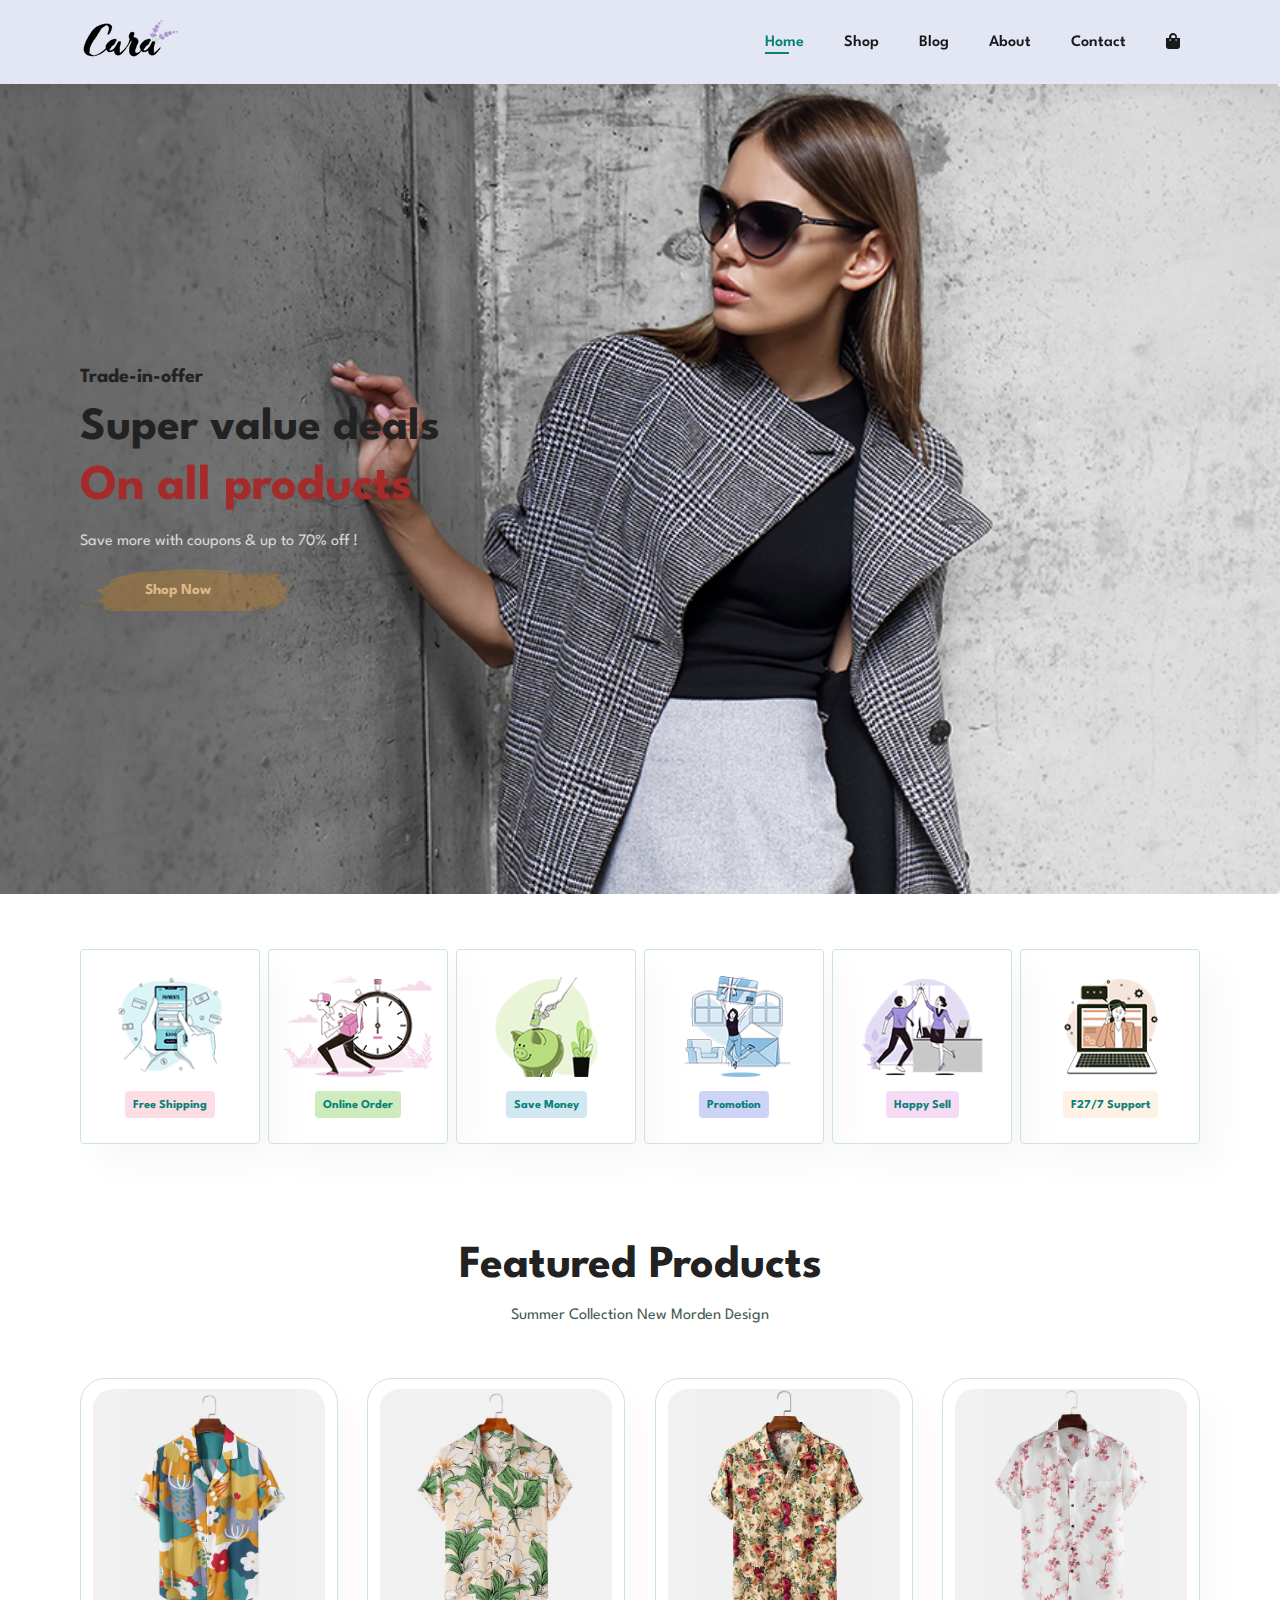
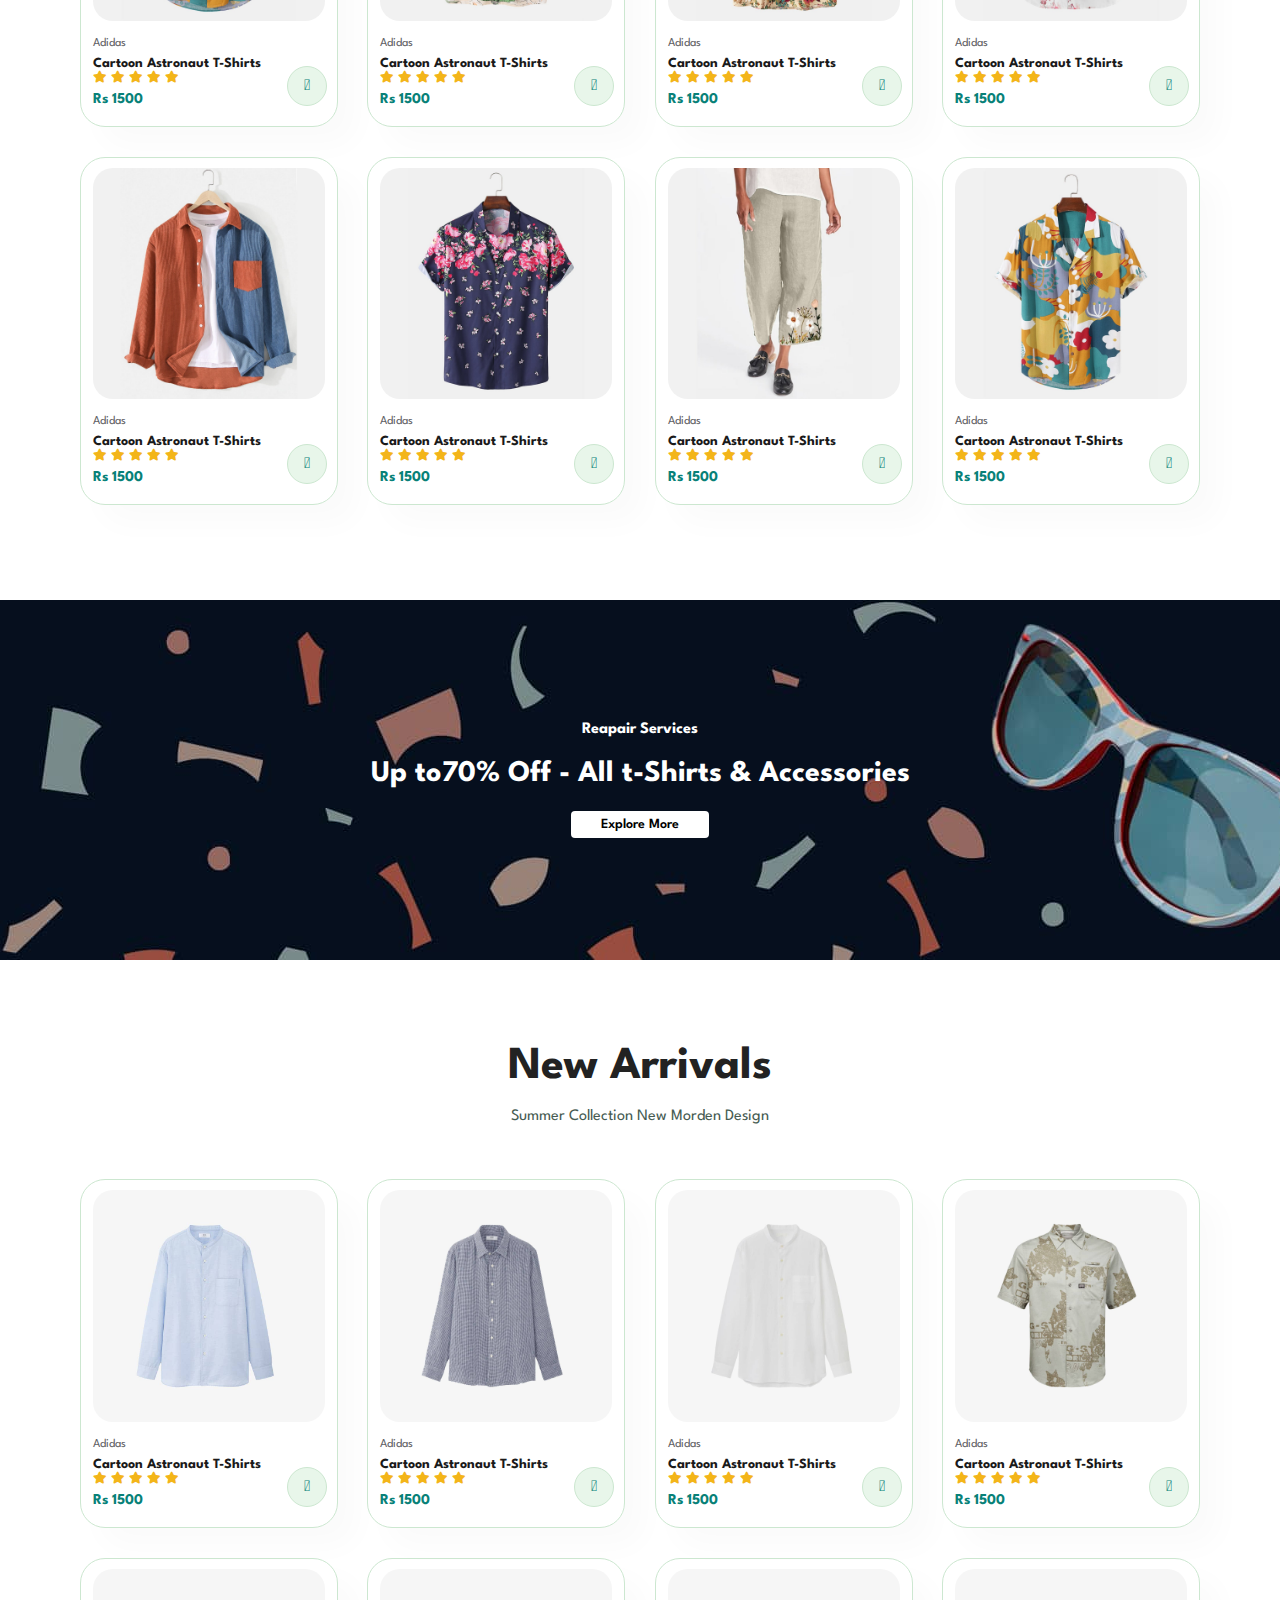
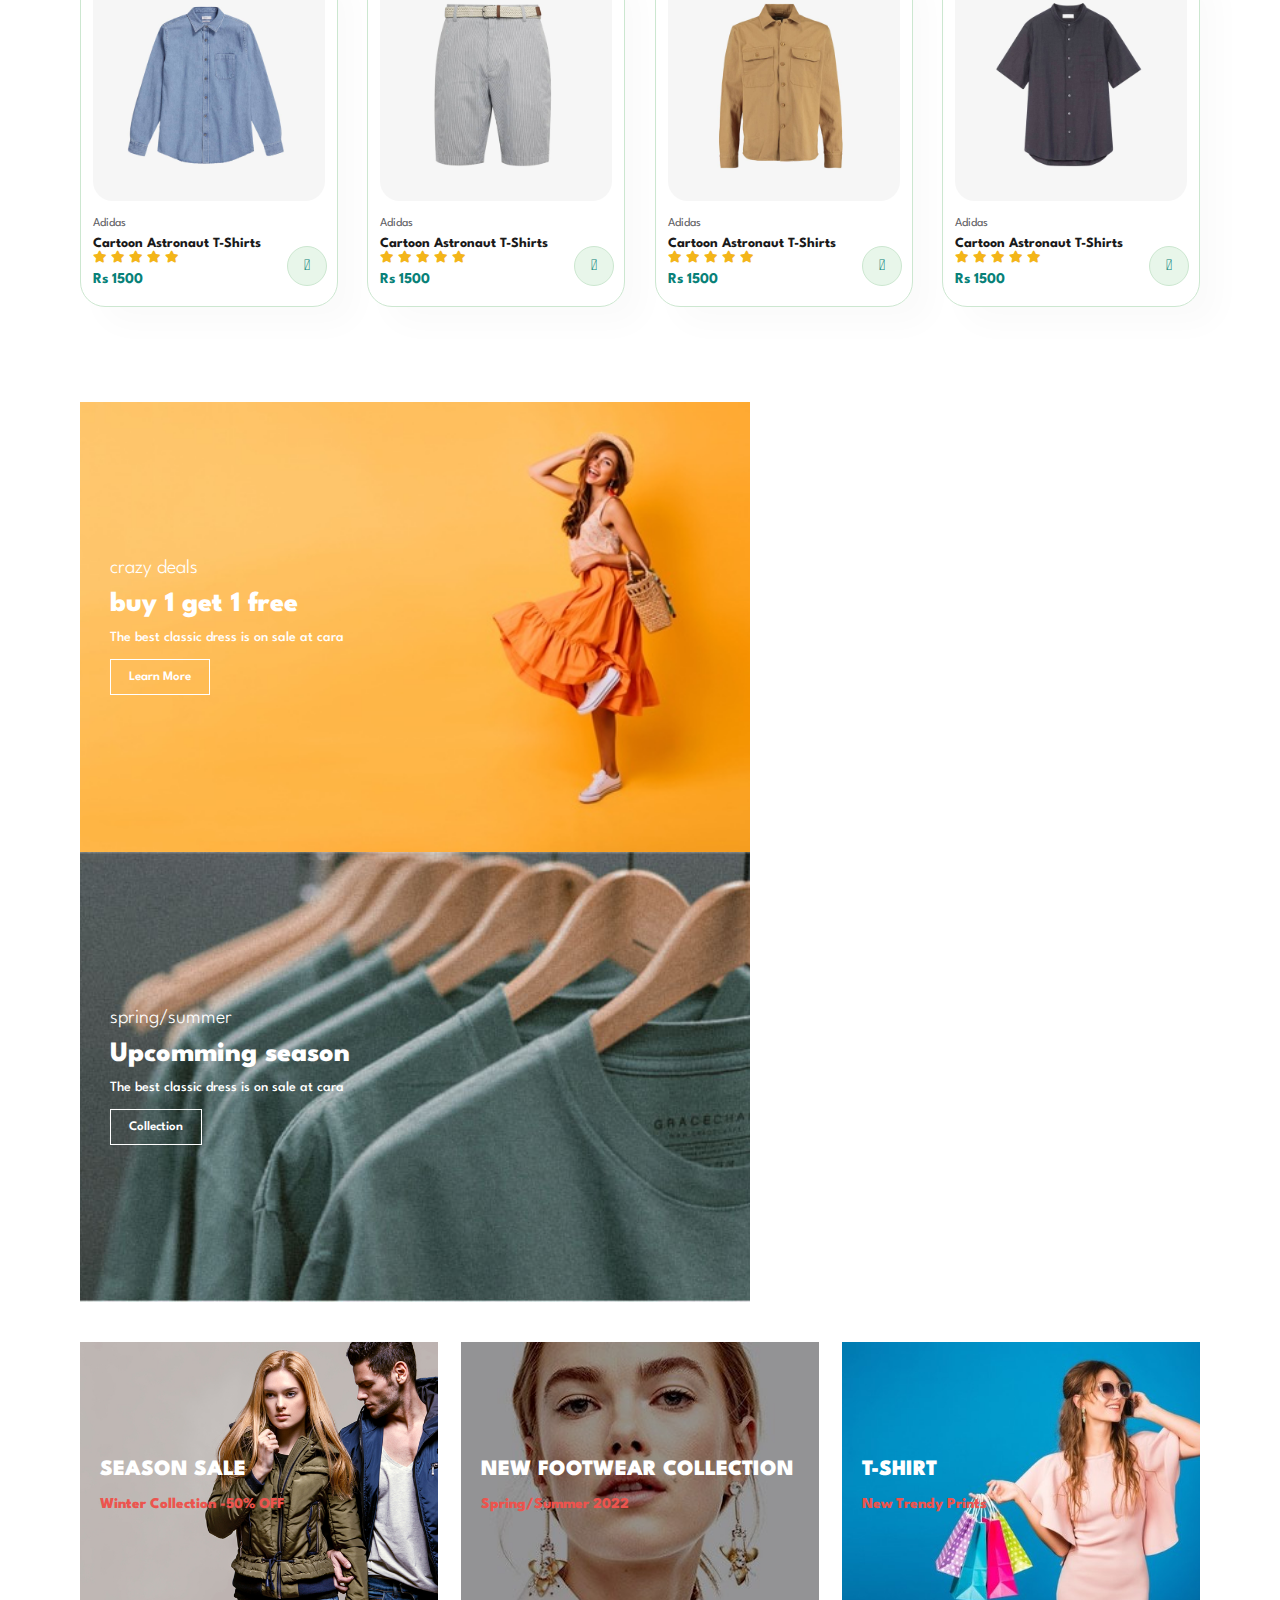
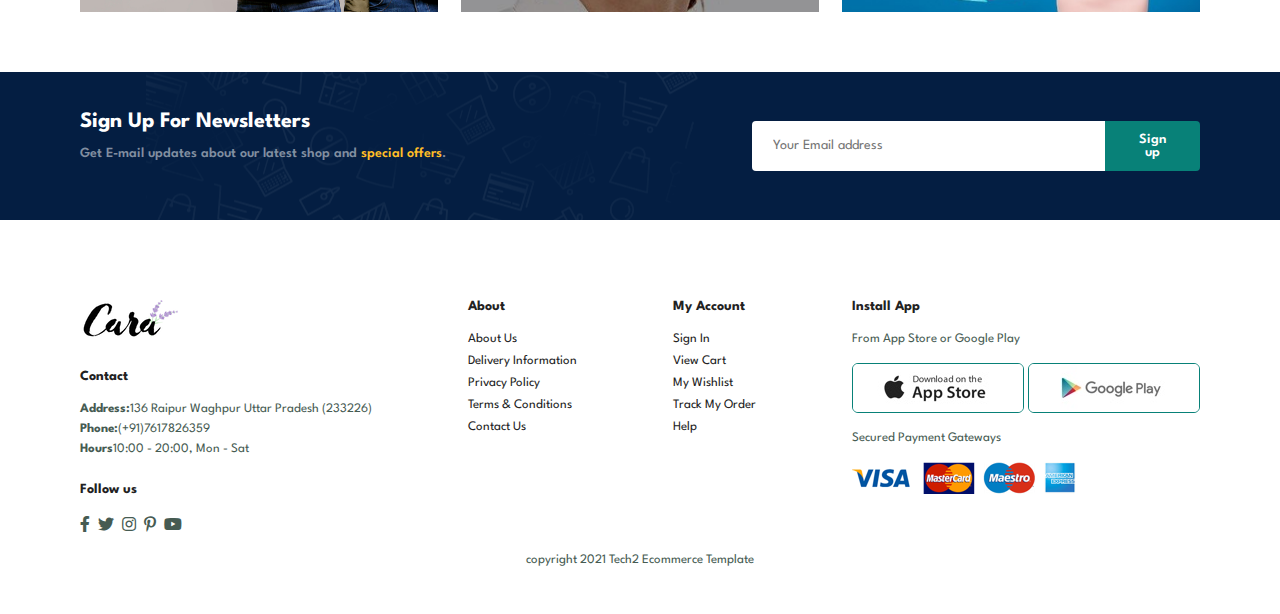
<file: index.html>
<!DOCTYPE html>
<html lang="en">
<head>
    <meta charset="UTF-8">
    <meta http-equiv="X-UA-Compatible" content="IE=edge">
    <meta name="viewport" content="width=device-width, initial-scale=1.0">
    <title>Ecommerce</title>
    <link rel="stylesheet" href="style.css">
    <link rel="stylesheet" href="https://pro.fontawesome.com/releases/v5.10.0/css/all.css"/>
</head>
<body>
    <section id="header">
        <a href="#"><img src="img/logo.png" class="logo" alt=""></a>
        <div>
            <ul id="navbar">
                <li><a class="active" href="index.html">Home</a></li>
                <li><a href="shop.html">Shop</a></li>
                <li><a href="blog.html">Blog</a></li>
                <li><a href="about.html">About</a></li>
                <li><a href="contact.html">Contact</a></li>
                <li id="lg-bag"><a href="cart.html"><i class="fa fa-shopping-bag"></i></a></li>
                <a href="#" id="close"><i class="far fa-times"></i></a>
            </ul>
        </div>
        <div id="mobile">
            <a href=""><i class="fa fa-shopping-bag"></i></a>
            <i id="bar" class="fas fa-outdent"></i>
        </div>
    </section>
    <section id="hero">
        <h4>Trade-in-offer</h4>
        <h2>Super value deals</h2>
        <h1>On all products</h1>
        <p>Save more with coupons & up to 70% off !</p>
        <a href="shop.html"><button>Shop Now</button></a>
    </section>
    <section id="feature" class="section-p1">
        <div class="fe-box">
            <img src="img/f1.png" alt="">
            <h6>Free Shipping</h6>
        </div>
        <div class="fe-box">
            <img src="img/f2.png" alt="">
            <h6>Online Order</h6>
        </div><div class="fe-box">
            <img src="img/f3.png" alt="">
            <h6>Save Money</h6>
        </div><div class="fe-box">
            <img src="img/f4.png" alt="">
            <h6>Promotion</h6>
        </div><div class="fe-box">
            <img src="img/f5.png" alt="">
            <h6>Happy Sell</h6>
        </div>
        <div class="fe-box">
            <img src="img/f6.png" alt="">
            <h6>F27/7 Support</h6>
        </div>
    </section>
    <section id="product1" class="section-p1">
        <h2>Featured Products</h2>
        <p>Summer Collection New Morden Design</p>
        <div class="pro-container">
            <div class="pro" onclick="window.location.href='sproduct.html';">
                <img src="img/p1.jpg" alt="">
                <div class="des">
                    <span>Adidas</span>
                    <h5>Cartoon Astronaut T-Shirts</h5>
                    <div class="star">
                        <i class="fas fa-star"></i>
                        <i class="fas fa-star"></i>
                        <i class="fas fa-star"></i>
                        <i class="fas fa-star"></i>
                        <i class="fas fa-star"></i>
                    </div>
                    <h4>Rs 1500</h4>
                </div>
                <a href="cart.html"><i class="fal fa-shopping-cart cart"></i></a>
            </div>
            <div class="pro" onclick="window.location.href='sproduct.html';">
                <img src="img/p2.jpg" alt="">
                <div class="des">
                    <span>Adidas</span>
                    <h5>Cartoon Astronaut T-Shirts</h5>
                    <div class="star">
                        <i class="fas fa-star"></i>
                        <i class="fas fa-star"></i>
                        <i class="fas fa-star"></i>
                        <i class="fas fa-star"></i>
                        <i class="fas fa-star"></i>
                    </div>
                    <h4>Rs 1500</h4>
                </div>
                <a href="cart.html"><i class="fal fa-shopping-cart cart"></i></a>
            </div>
            <div class="pro" onclick="window.location.href='sproduct.html';">
                <img src="img/p3.jpg" alt="">
                <div class="des">
                    <span>Adidas</span>
                    <h5>Cartoon Astronaut T-Shirts</h5>
                    <div class="star">
                        <i class="fas fa-star"></i>
                        <i class="fas fa-star"></i>
                        <i class="fas fa-star"></i>
                        <i class="fas fa-star"></i>
                        <i class="fas fa-star"></i>
                    </div>
                    <h4>Rs 1500</h4>
                </div>
                <a href="cart.html"><i class="fal fa-shopping-cart cart"></i></a>
            </div>
            <div class="pro" onclick="window.location.href='sproduct.html';">
                <img src="img/p4.jpg" alt="">
                <div class="des">
                    <span>Adidas</span>
                    <h5>Cartoon Astronaut T-Shirts</h5>
                    <div class="star">
                        <i class="fas fa-star"></i>
                        <i class="fas fa-star"></i>
                        <i class="fas fa-star"></i>
                        <i class="fas fa-star"></i>
                        <i class="fas fa-star"></i>
                    </div>
                    <h4>Rs 1500</h4>
                </div>
                <a href="cart.html"><i class="fal fa-shopping-cart cart"></i></a>
            </div>
            <div class="pro">
                <img src="img/p5.jpg" alt="">
                <div class="des">
                    <span>Adidas</span>
                    <h5>Cartoon Astronaut T-Shirts</h5>
                    <div class="star">
                        <i class="fas fa-star"></i>
                        <i class="fas fa-star"></i>
                        <i class="fas fa-star"></i>
                        <i class="fas fa-star"></i>
                        <i class="fas fa-star"></i>
                    </div>
                    <h4>Rs 1500</h4>
                </div>
                <a href="cart.html"><i class="fal fa-shopping-cart cart"></i></a>
            </div>
            <div class="pro">
                <img src="img/p6.jpg" alt="">
                <div class="des">
                    <span>Adidas</span>
                    <h5>Cartoon Astronaut T-Shirts</h5>
                    <div class="star">
                        <i class="fas fa-star"></i>
                        <i class="fas fa-star"></i>
                        <i class="fas fa-star"></i>
                        <i class="fas fa-star"></i>
                        <i class="fas fa-star"></i>
                    </div>
                    <h4>Rs 1500</h4>
                </div>
                <a href=""><i class="fal fa-shopping-cart cart"></i></a>
            </div>
            <div class="pro">
                <img src="img/p7.jpg" alt="">
                <div class="des">
                    <span>Adidas</span>
                    <h5>Cartoon Astronaut T-Shirts</h5>
                    <div class="star">
                        <i class="fas fa-star"></i>
                        <i class="fas fa-star"></i>
                        <i class="fas fa-star"></i>
                        <i class="fas fa-star"></i>
                        <i class="fas fa-star"></i>
                    </div>
                    <h4>Rs 1500</h4>
                </div>
                <a href=""><i class="fal fa-shopping-cart cart"></i></a>
            </div>
            <div class="pro">
                <img src="img/p1.jpg" alt="">
                <div class="des">
                    <span>Adidas</span>
                    <h5>Cartoon Astronaut T-Shirts</h5>
                    <div class="star">
                        <i class="fas fa-star"></i>
                        <i class="fas fa-star"></i>
                        <i class="fas fa-star"></i>
                        <i class="fas fa-star"></i>
                        <i class="fas fa-star"></i>
                    </div>
                    <h4>Rs 1500</h4>
                </div>
                <a href=""><i class="fal fa-shopping-cart cart"></i></a>
            </div>
        </div>
    </section>
    <section id="banner" class="section-m1">
        <h4>Reapair Services</h4>
        <h2>Up to<spane>70% Off</spane> - All t-Shirts & Accessories</h2>
        <button class="normal">Explore More</button>
    </section>
    <section id="product1" class="section-p1">
        <h2>New Arrivals</h2>
        <p>Summer Collection New Morden Design</p>
        <div class="pro-container">
            <div class="pro">
                <img src="img/n1.jpg" alt="">
                <div class="des">
                    <span>Adidas</span>
                    <h5>Cartoon Astronaut T-Shirts</h5>
                    <div class="star">
                        <i class="fas fa-star"></i>
                        <i class="fas fa-star"></i>
                        <i class="fas fa-star"></i>
                        <i class="fas fa-star"></i>
                        <i class="fas fa-star"></i>
                    </div>
                    <h4>Rs 1500</h4>
                </div>
                <a href=""><i class="fal fa-shopping-cart cart"></i></a>
            </div>
            <div class="pro">
                <img src="img/n2.jpg" alt="">
                <div class="des">
                    <span>Adidas</span>
                    <h5>Cartoon Astronaut T-Shirts</h5>
                    <div class="star">
                        <i class="fas fa-star"></i>
                        <i class="fas fa-star"></i>
                        <i class="fas fa-star"></i>
                        <i class="fas fa-star"></i>
                        <i class="fas fa-star"></i>
                    </div>
                    <h4>Rs 1500</h4>
                </div>
                <a href=""><i class="fal fa-shopping-cart cart"></i></a>
            </div>
            <div class="pro">
                <img src="img/n3.jpg" alt="">
                <div class="des">
                    <span>Adidas</span>
                    <h5>Cartoon Astronaut T-Shirts</h5>
                    <div class="star">
                        <i class="fas fa-star"></i>
                        <i class="fas fa-star"></i>
                        <i class="fas fa-star"></i>
                        <i class="fas fa-star"></i>
                        <i class="fas fa-star"></i>
                    </div>
                    <h4>Rs 1500</h4>
                </div>
                <a href=""><i class="fal fa-shopping-cart cart"></i></a>
            </div>
            <div class="pro">
                <img src="img/n4.jpg" alt="">
                <div class="des">
                    <span>Adidas</span>
                    <h5>Cartoon Astronaut T-Shirts</h5>
                    <div class="star">
                        <i class="fas fa-star"></i>
                        <i class="fas fa-star"></i>
                        <i class="fas fa-star"></i>
                        <i class="fas fa-star"></i>
                        <i class="fas fa-star"></i>
                    </div>
                    <h4>Rs 1500</h4>
                </div>
                <a href=""><i class="fal fa-shopping-cart cart"></i></a>
            </div>
            <div class="pro">
                <img src="img/n5.jpg" alt="">
                <div class="des">
                    <span>Adidas</span>
                    <h5>Cartoon Astronaut T-Shirts</h5>
                    <div class="star">
                        <i class="fas fa-star"></i>
                        <i class="fas fa-star"></i>
                        <i class="fas fa-star"></i>
                        <i class="fas fa-star"></i>
                        <i class="fas fa-star"></i>
                    </div>
                    <h4>Rs 1500</h4>
                </div>
                <a href=""><i class="fal fa-shopping-cart cart"></i></a>
            </div>
            <div class="pro">
                <img src="img/n6.jpg" alt="">
                <div class="des">
                    <span>Adidas</span>
                    <h5>Cartoon Astronaut T-Shirts</h5>
                    <div class="star">
                        <i class="fas fa-star"></i>
                        <i class="fas fa-star"></i>
                        <i class="fas fa-star"></i>
                        <i class="fas fa-star"></i>
                        <i class="fas fa-star"></i>
                    </div>
                    <h4>Rs 1500</h4>
                </div>
                <a href=""><i class="fal fa-shopping-cart cart"></i></a>
            </div>
            <div class="pro">
                <img src="img/n7.jpg" alt="">
                <div class="des">
                    <span>Adidas</span>
                    <h5>Cartoon Astronaut T-Shirts</h5>
                    <div class="star">
                        <i class="fas fa-star"></i>
                        <i class="fas fa-star"></i>
                        <i class="fas fa-star"></i>
                        <i class="fas fa-star"></i>
                        <i class="fas fa-star"></i>
                    </div>
                    <h4>Rs 1500</h4>
                </div>
                <a href=""><i class="fal fa-shopping-cart cart"></i></a>
            </div>
            <div class="pro">
                <img src="img/n8.jpg" alt="">
                <div class="des">
                    <span>Adidas</span>
                    <h5>Cartoon Astronaut T-Shirts</h5>
                    <div class="star">
                        <i class="fas fa-star"></i>
                        <i class="fas fa-star"></i>
                        <i class="fas fa-star"></i>
                        <i class="fas fa-star"></i>
                        <i class="fas fa-star"></i>
                    </div>
                    <h4>Rs 1500</h4>
                </div>
                <a href=""><i class="fal fa-shopping-cart cart"></i></a>
            </div>
        </div>
    </section>
    <section id="sm-banner" class="section-p1">
        <div class="banner-box">
            <h4>crazy deals</h4>
            <h2>buy 1 get 1 free</h2>
            <span>The best classic dress is on sale at cara</span>
            <button class="white">Learn More</button>
        </div>
        <div class="banner-box banner-box2">
            <h4>spring/summer</h4>
            <h2>Upcomming season</h2>
            <span>The best classic dress is on sale at cara</span>
            <button class="white">Collection</button>
        </div>
    </section>
    <section id="banner3">
        <div class="banner-box">
            <h2>SEASON SALE</h2>
            <h3>Winter Collection -50% OFF</h3>
        </div>
        <div class="banner-box banner-box2">
            <h2>NEW FOOTWEAR COLLECTION</h2>
            <h3>Spring/Summer 2022</h3>
        </div>
        <div class="banner-box banner-box3">
            <h2>T-SHIRT</h2>
            <h3>New Trendy Prints</h3>
        </div>
    </section>
    <section id="newsletter" class="section-p1 section-m1">
        <div class="newstext">
            <h4>Sign Up For Newsletters</h4>
            <p>Get E-mail updates about our latest shop and <span>special offers</span>.</p>
        </div>
        <div class="form">
            <input type="text" placeholder="Your Email address">
            <button class="normal">Sign up</button>
        </div>
    </section>
    <footer class="section-p1">
        <div class="col">
            <img class="logo" src="img/logo.png" alt="">
            <h4>Contact</h4>
            <p><strong>Address:</strong>136 Raipur Waghpur Uttar Pradesh (233226)</p>
            <p><strong>Phone:</strong>(+91)7617826359</p>
            <p><strong>Hours</strong>10:00 - 20:00, Mon - Sat</p>
            <div class="follow">
                <h4>Follow us</h4>
                <div class="icon">
                    <i class="fab fa-facebook-f"></i>
                    <i class="fab fa-twitter"></i>
                    <i class="fab fa-instagram"></i>
                    <i class="fab fa-pinterest-p"></i>
                    <i class="fab fa-youtube"></i>
                </div>
            </div>
        </div>
        
        <div class="col">
            <h4>About</h4>
            <a href="#">About Us</a>
            <a href="#">Delivery Information</a>
            <a href="#">Privacy Policy</a>
            <a href="#">Terms & Conditions</a>
            <a href="#">Contact Us</a>
        </div>
        <div class="col">
            <h4>My Account</h4>
            <a href="#">Sign In</a>
            <a href="#">View Cart</a>
            <a href="#">My Wishlist</a>
            <a href="#">Track My Order</a>
            <a href="#">Help</a>
        </div>
        <div class="col install">
            <h4>Install App</h4>
            <p>From App Store or Google Play</p>
            <div class="row">
                <img src="img/app.jpg" alt="">
                <img src="img/play.jpg" alt="">
            </div>
            <p>Secured Payment Gateways</p>
            <img src="img/pay.png" alt="">
        </div>
        <div class="copyright">
            <p>copyright 2021 Tech2 Ecommerce Template</p>
        </div>
    </footer>
    <script src="script.js"></script>
</body>
</html>
</file>
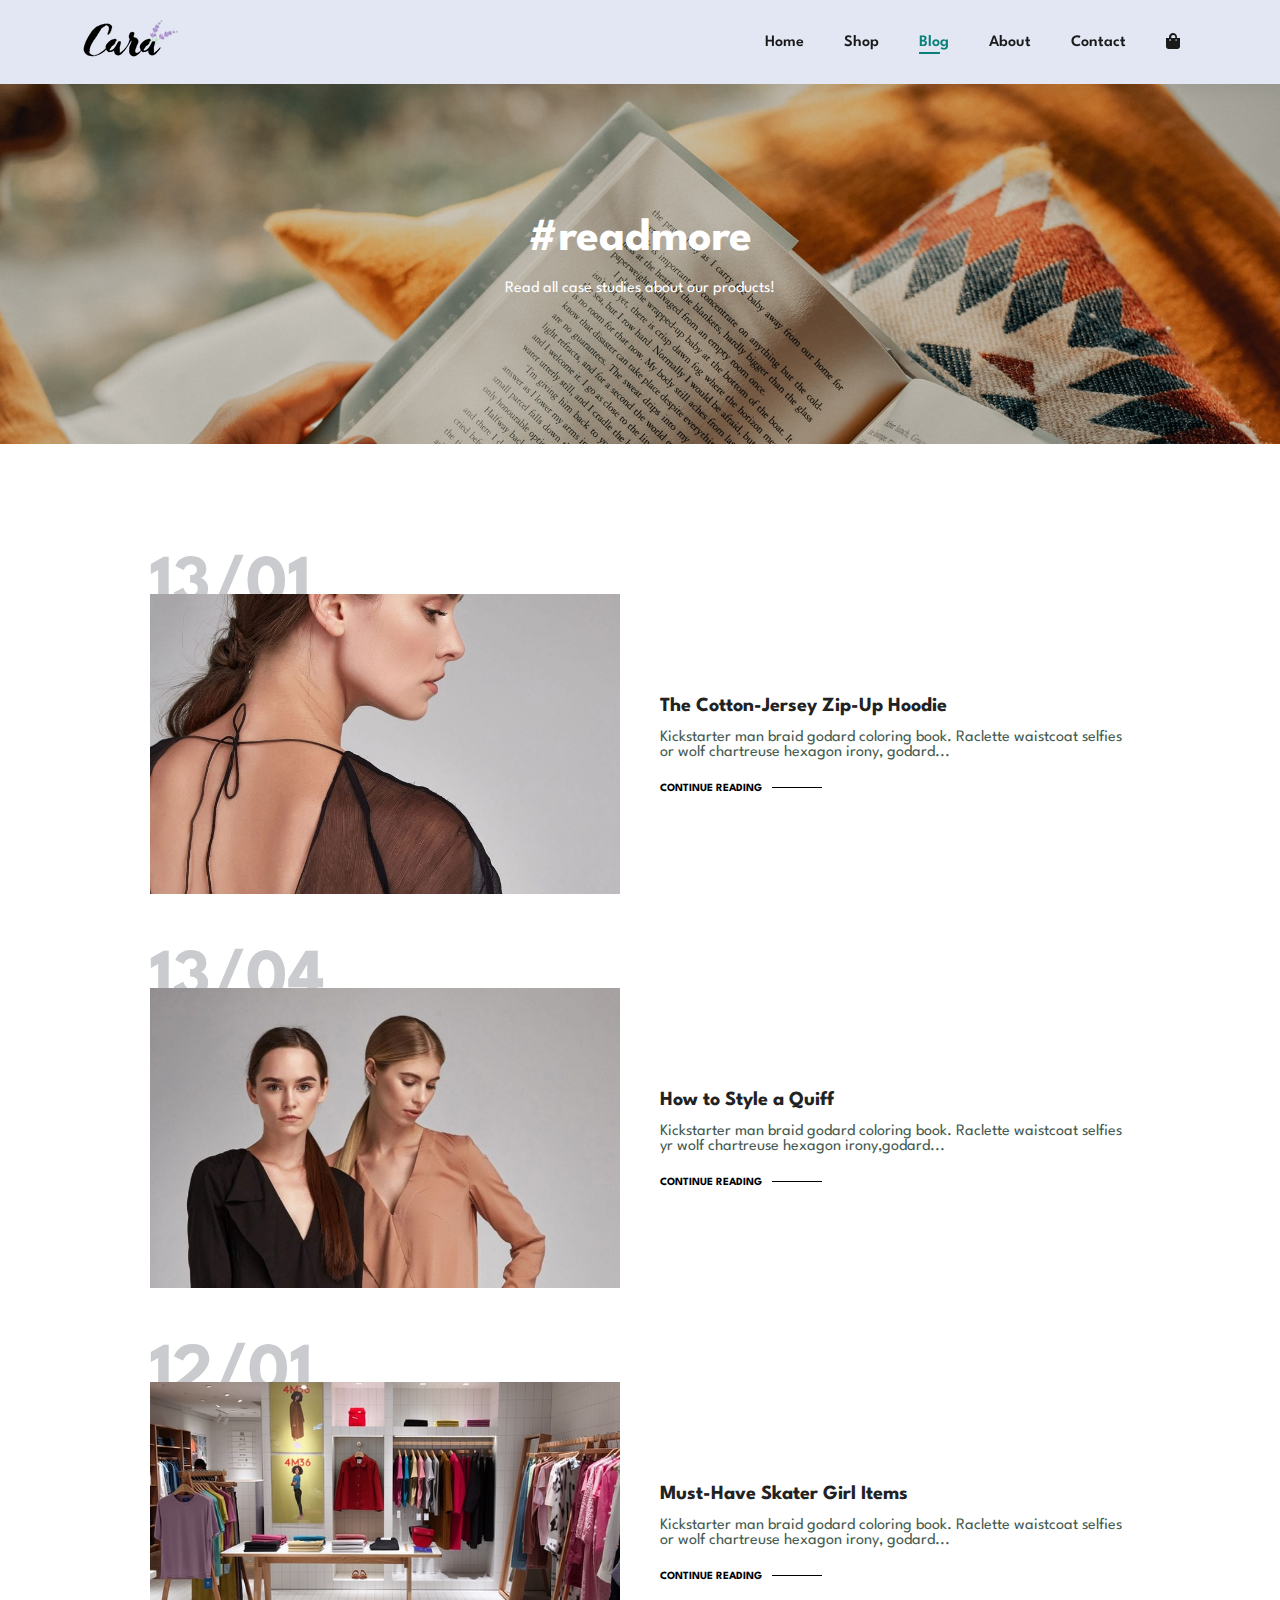
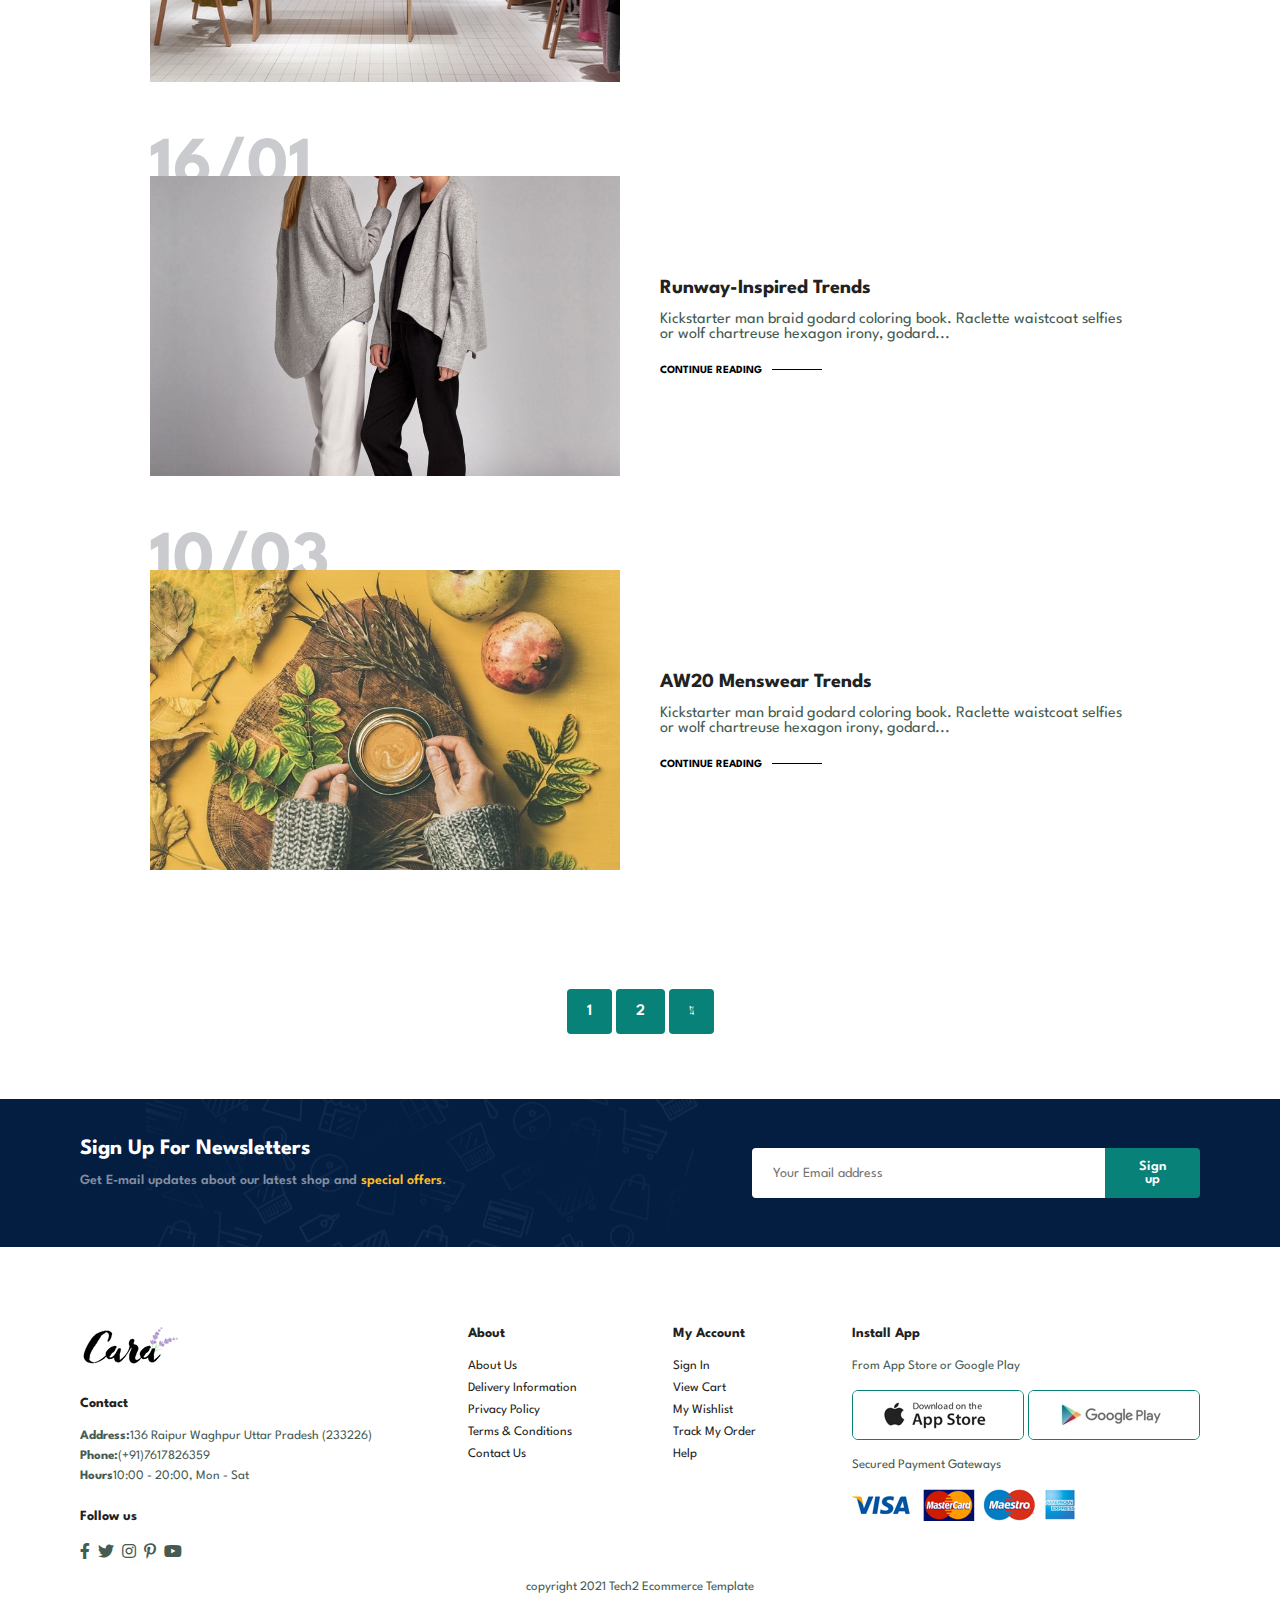
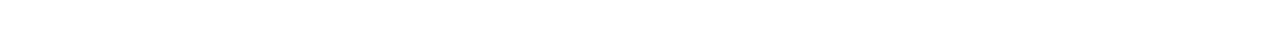
<file: blog.html>
<!DOCTYPE html>
<html lang="en">
<head>
    <meta charset="UTF-8">
    <meta http-equiv="X-UA-Compatible" content="IE=edge">
    <meta name="viewport" content="width=device-width, initial-scale=1.0">
    <title>Ecommerce</title>
    <link rel="stylesheet" href="style.css">
    <link rel="stylesheet" href="https://pro.fontawesome.com/releases/v5.10.0/css/all.css"/>
</head>
<body>
    <section id="header">
        <a href="#"><img src="img/logo.png" class="logo" alt=""></a>
        <div>
            <ul id="navbar">
                <li><a href="index.html">Home</a></li>
                <li><a href="shop.html">Shop</a></li>
                <li><a class="active" href="blog.html">Blog</a></li>
                <li><a href="about.html">About</a></li>
                <li><a href="contact.html">Contact</a></li>
                <li id="lg-bag"><a href="cart.html"><i class="fa fa-shopping-bag"></i></a></li>
                <a href="#" id="close"><i class="far fa-times"></i></a>
            </ul>
        </div>
        <div id="mobile">
            <a href="cart.html"><i class="fa fa-shopping-bag"></i></a>
            <i id="bar" class="fas fa-outdent"></i>
        </div>
    </section>
    <section id="page-header" class="blog-header">
        <h2>#readmore</h2>
        <p>Read all case studies about our products!</p>
    </section>
    <section id="blog">
        <div class="blog-box">
            <div class="blog-img">
                <img src="img/bl1.jpg" alt="">
            </div>
            <div class="blog-details">
                <h4>The Cotton-Jersey Zip-Up Hoodie</h4>
                <p>Kickstarter man braid godard coloring book. Raclette waistcoat selfies or wolf chartreuse hexagon irony, godard...</p>
                <a href="#">CONTINUE READING</a>
            </div>
            <h1>13/01</h1>
        </div>
        <div class="blog-box">
            <div class="blog-img">
                <img src="img/bl2.jpg" alt="">
            </div>
            <div class="blog-details">
                <h4>How to Style a Quiff</h4>
                <p>Kickstarter man braid godard coloring book. Raclette waistcoat selfies yr wolf chartreuse hexagon irony,godard...</p>
                <a href="#">CONTINUE READING</a>
            </div>
            <h1>13/04</h1>
        </div>
        <div class="blog-box">
            <div class="blog-img">
                <img src="img/bl3.jpg" alt="">
            </div>
            <div class="blog-details">
                <h4>Must-Have Skater Girl Items</h4>
                <p>Kickstarter man braid godard coloring book. Raclette waistcoat selfies or wolf chartreuse hexagon irony, godard...</p>
                <a href="#">CONTINUE READING</a>
            </div>
            <h1>12/01</h1>
        </div>
        <div class="blog-box">
            <div class="blog-img">
                <img src="img/bl4.jpg" alt="">
            </div>
            <div class="blog-details">
                <h4>Runway-Inspired Trends</h4>
                <p>Kickstarter man braid godard coloring book. Raclette waistcoat selfies or wolf chartreuse hexagon irony, godard...</p>
                <a href="#">CONTINUE READING</a>
            </div>
            <h1>16/01</h1>
        </div>
        <div class="blog-box">
            <div class="blog-img">
                <img src="img/bl6.jpg" alt="">
            </div>
            <div class="blog-details">
                <h4>AW20 Menswear Trends</h4>
                <p>Kickstarter man braid godard coloring book. Raclette waistcoat selfies or wolf chartreuse hexagon irony, godard...</p>
                <a href="#">CONTINUE READING</a>
            </div>
            <h1>10/03</h1>
        </div>
    </section>
   
    <section id="pagination" class="section-p1">
        <a href="#">1</a>
        <a href="#">2</a>
        <a href="#"><i class="fal fa-long-arrow-alt-right"></i></a>
    </section>
    <section id="newsletter" class="section-p1 section-m1">
        <div class="newstext">
            <h4>Sign Up For Newsletters</h4>
            <p>Get E-mail updates about our latest shop and <span>special offers</span>.</p>
        </div>
        <div class="form">
            <input type="text" placeholder="Your Email address">
            <button class="normal">Sign up</button>
        </div>
    </section>
    <footer class="section-p1">
        <div class="col">
            <img class="logo" src="img/logo.png" alt="">
            <h4>Contact</h4>
            <p><strong>Address:</strong>136 Raipur Waghpur Uttar Pradesh (233226)</p>
            <p><strong>Phone:</strong>(+91)7617826359</p>
            <p><strong>Hours</strong>10:00 - 20:00, Mon - Sat</p>
            <div class="follow">
                <h4>Follow us</h4>
                <div class="icon">
                    <i class="fab fa-facebook-f"></i>
                    <i class="fab fa-twitter"></i>
                    <i class="fab fa-instagram"></i>
                    <i class="fab fa-pinterest-p"></i>
                    <i class="fab fa-youtube"></i>
                </div>
            </div>
        </div>
        
        <div class="col">
            <h4>About</h4>
            <a href="#">About Us</a>
            <a href="#">Delivery Information</a>
            <a href="#">Privacy Policy</a>
            <a href="#">Terms & Conditions</a>
            <a href="#">Contact Us</a>
        </div>
        <div class="col">
            <h4>My Account</h4>
            <a href="#">Sign In</a>
            <a href="#">View Cart</a>
            <a href="#">My Wishlist</a>
            <a href="#">Track My Order</a>
            <a href="#">Help</a>
        </div>
        <div class="col install">
            <h4>Install App</h4>
            <p>From App Store or Google Play</p>
            <div class="row">
                <img src="img/app.jpg" alt="">
                <img src="img/play.jpg" alt="">
            </div>
            <p>Secured Payment Gateways</p>
            <img src="img/pay.png" alt="">
        </div>
        <div class="copyright">
            <p>copyright 2021 Tech2 Ecommerce Template</p>
        </div>
    </footer>
    <script src="script.js"></script>
</body>
</html>
</file>
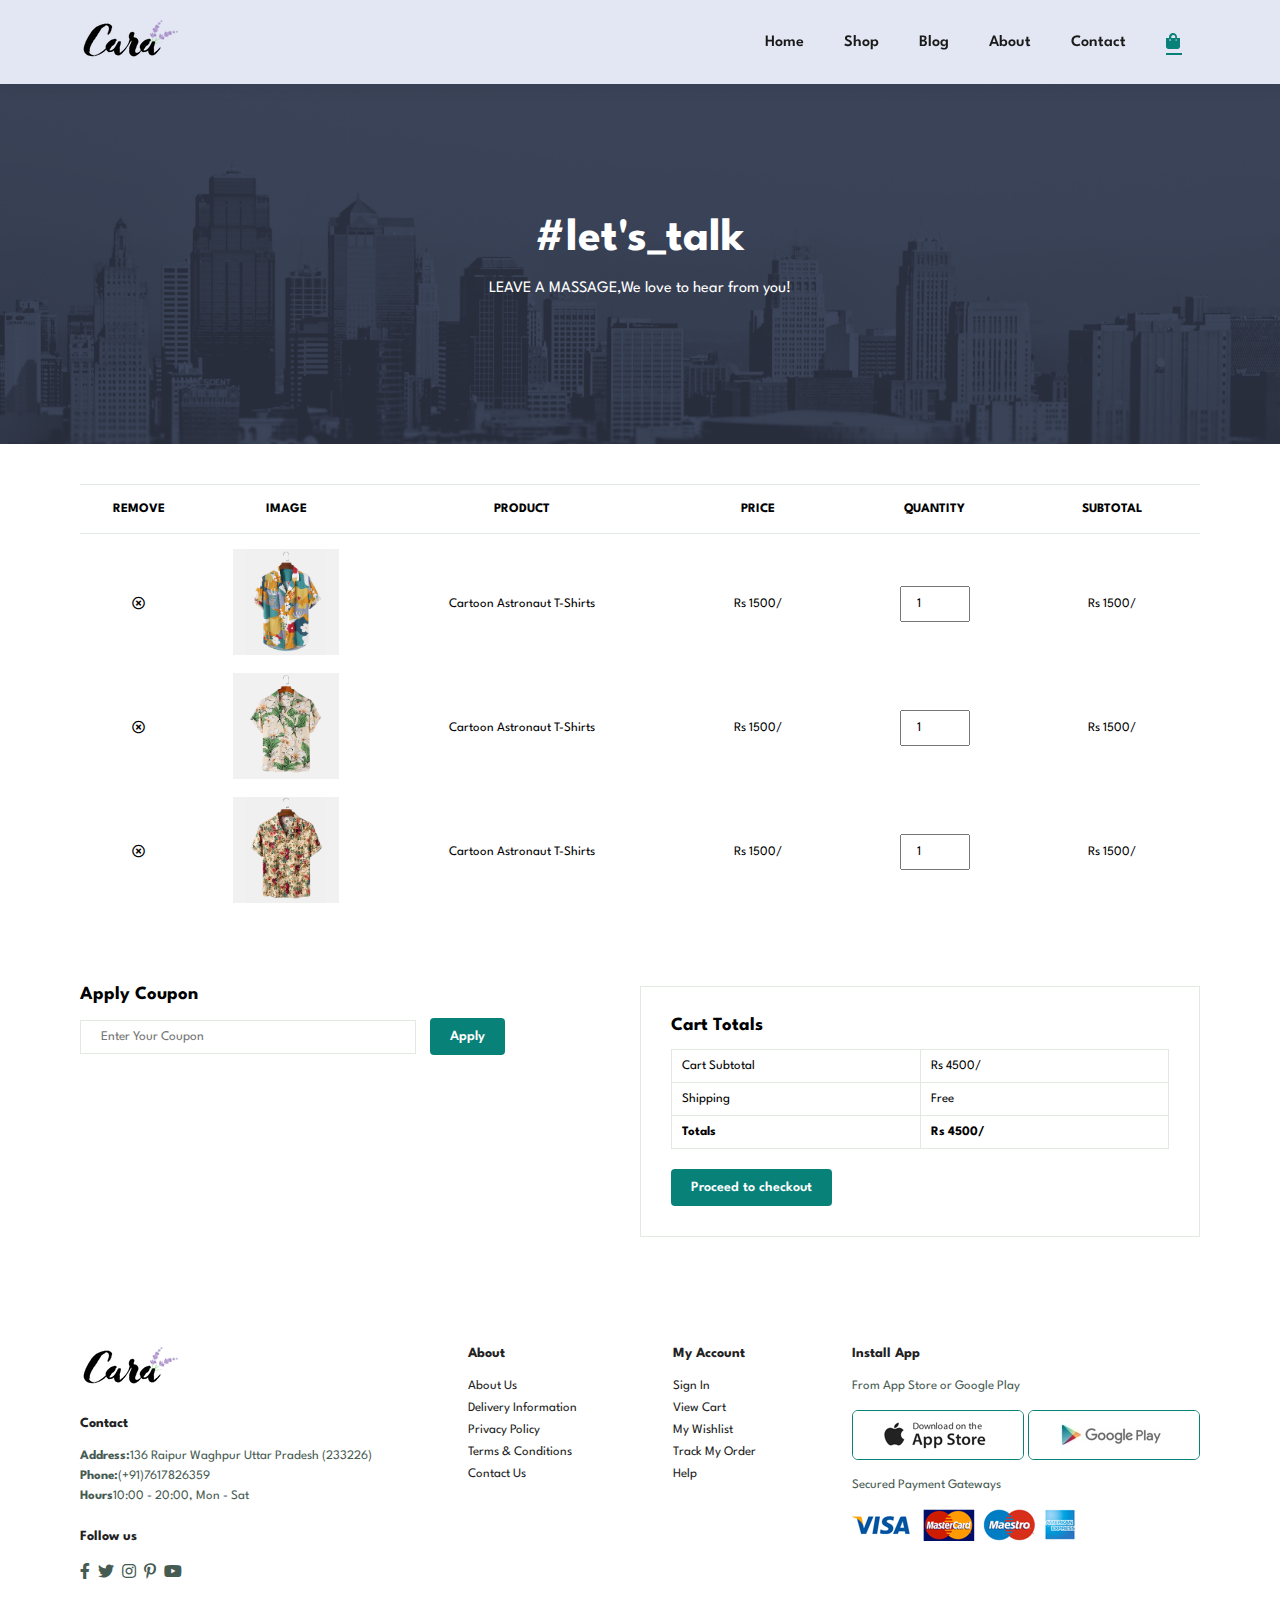
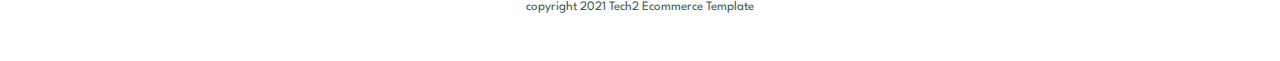
<file: cart.html>
<!DOCTYPE html>
<html lang="en">
  <head>
    <meta charset="UTF-8" />
    <meta http-equiv="X-UA-Compatible" content="IE=edge" />
    <meta name="viewport" content="width=device-width, initial-scale=1.0" />
    <title>Ecommerce</title>
    <link rel="stylesheet" href="style.css" />
    <link
      rel="stylesheet"
      href="https://pro.fontawesome.com/releases/v5.10.0/css/all.css"
    />
  </head>
  <body>
    <section id="header">
      <a href="#"><img src="img/logo.png" class="logo" alt="" /></a>
      <div>
        <ul id="navbar">
          <li><a href="index.html">Home</a></li>
          <li><a href="shop.html">Shop</a></li>
          <li><a href="blog.html">Blog</a></li>
          <li><a href="about.html">About</a></li>
          <li><a href="contact.html">Contact</a></li>
          <li id="lg-bag">
            <a class="active" href="cart.html"><i class="fa fa-shopping-bag"></i></a>
          </li>
          <a href="#" id="close"><i class="far fa-times"></i></a>
        </ul>
      </div>
      <div id="mobile">
        <a href="cart.html"><i class="fa fa-shopping-bag"></i></a>
        <i id="bar" class="fas fa-outdent"></i>
      </div>
    </section>
    <section id="page-header" class="about-header">
      <h2>#let's_talk</h2>
      <p>LEAVE A MASSAGE,We love to hear from you!</p>
    </section>
    <section id="cart" class="section-p1">
        <table width="100%">
            <thead>
                <tr>
                    <td>REMOVE</td>
                    <td>IMAGE</td>
                    <td>PRODUCT</td>
                    <td>PRICE</td>
                    <td>QUANTITY</td>
                    <td>SUBTOTAL</td>
                </tr>
            </thead>
            <tbody>
                <tr>
                    <td><a href="#"></a><i class="far fa-times-circle"></i></a></td>
                    <td><img src="img/p1.jpg" alt=""></td>
                    <td>Cartoon Astronaut T-Shirts</td>
                    <td>Rs 1500/</td>
                    <td><input type="number" value="1"></td>
                    <td>Rs 1500/</td>
                </tr>
                <tr>
                    <td><a href="#"></a><i class="far fa-times-circle"></i></a></td>
                    <td><img src="img/p2.jpg" alt=""></td>
                    <td>Cartoon Astronaut T-Shirts</td>
                    <td>Rs 1500/</td>
                    <td><input type="number" value="1"></td>
                    <td>Rs 1500/</td>
                </tr>
                <tr>
                    <td><a href="#"></a><i class="far fa-times-circle"></i></a></td>
                    <td><img src="img/p3.jpg" alt=""></td>
                    <td>Cartoon Astronaut T-Shirts</td>
                    <td>Rs 1500/</td>
                    <td><input type="number" value="1"></td>
                    <td>Rs 1500/</td>
                </tr>
            </tbody>
        </table>
    </section>
    <section id="cart-add" class="section-p1">
        <div id="coupon">
            <h3>Apply Coupon</h3>
            <div>
                <input type="text" placeholder="Enter Your Coupon">
                <button class="normal">Apply</button>
            </div>
        </div>
        <div id="subtotal">
            <h3>Cart Totals</h3>
            <table>
                <tr>
                    <td>Cart Subtotal</td>
                    <td>Rs 4500/</td>
                </tr>
                <tr>
                    <td>Shipping</td>
                    <td>Free</td>
                </tr>
                <tr>
                    <td><strong>Totals</strong></td>
                    <td><strong>Rs 4500/</strong></td>
                </tr>
            </table>
            <button class="normal">Proceed to checkout</button>
        </div>
    </section>

    <footer class="section-p1">
      <div class="col">
        <img class="logo" src="img/logo.png" alt="" />
        <h4>Contact</h4>
        <p>
          <strong>Address:</strong>136 Raipur Waghpur Uttar Pradesh (233226)
        </p>
        <p><strong>Phone:</strong>(+91)7617826359</p>
        <p><strong>Hours</strong>10:00 - 20:00, Mon - Sat</p>
        <div class="follow">
          <h4>Follow us</h4>
          <div class="icon">
            <i class="fab fa-facebook-f"></i>
            <i class="fab fa-twitter"></i>
            <i class="fab fa-instagram"></i>
            <i class="fab fa-pinterest-p"></i>
            <i class="fab fa-youtube"></i>
          </div>
        </div>
      </div>

      <div class="col">
        <h4>About</h4>
        <a href="#">About Us</a>
        <a href="#">Delivery Information</a>
        <a href="#">Privacy Policy</a>
        <a href="#">Terms & Conditions</a>
        <a href="#">Contact Us</a>
      </div>
      <div class="col">
        <h4>My Account</h4>
        <a href="#">Sign In</a>
        <a href="#">View Cart</a>
        <a href="#">My Wishlist</a>
        <a href="#">Track My Order</a>
        <a href="#">Help</a>
      </div>
      <div class="col install">
        <h4>Install App</h4>
        <p>From App Store or Google Play</p>
        <div class="row">
          <img src="img/app.jpg" alt="" />
          <img src="img/play.jpg" alt="" />
        </div>
        <p>Secured Payment Gateways</p>
        <img src="img/pay.png" alt="" />
      </div>
      <div class="copyright">
        <p>copyright 2021 Tech2 Ecommerce Template</p>
      </div>
    </footer>
    <script src="script.js"></script>
  </body>
</html>
</file>
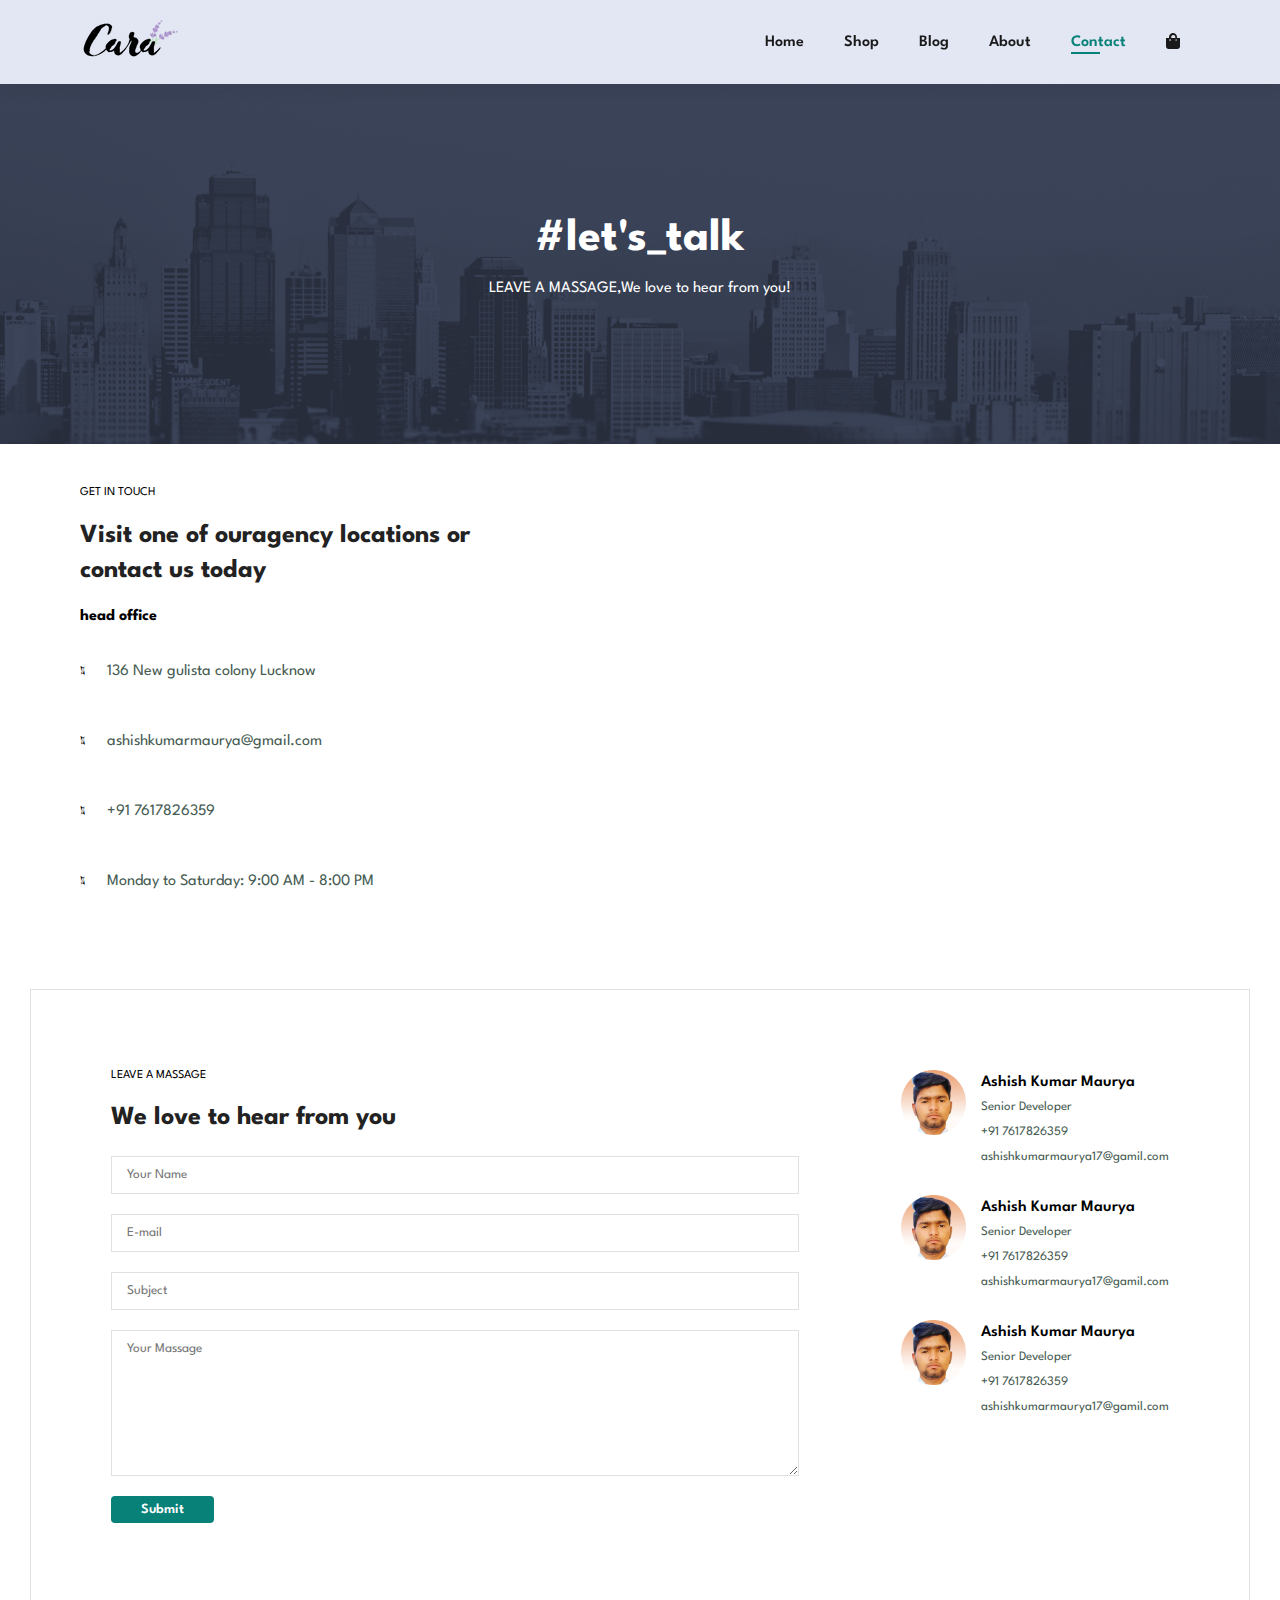
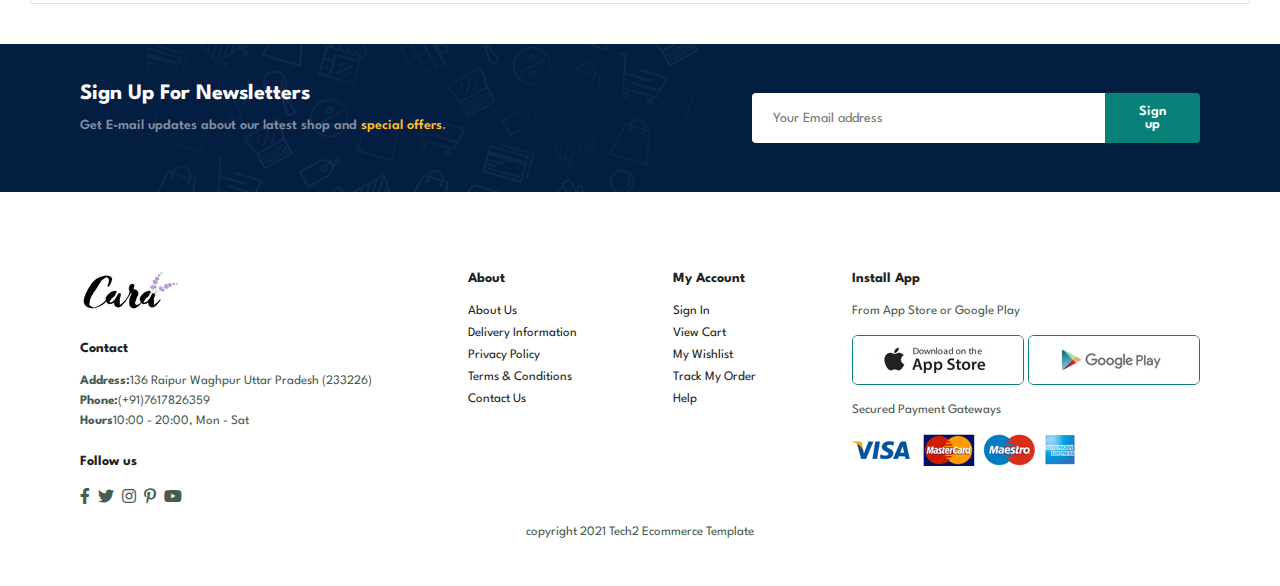
<file: contact.html>
<!DOCTYPE html>
<html lang="en">
  <head>
    <meta charset="UTF-8" />
    <meta http-equiv="X-UA-Compatible" content="IE=edge" />
    <meta name="viewport" content="width=device-width, initial-scale=1.0" />
    <title>Ecommerce</title>
    <link rel="stylesheet" href="style.css" />
    <link
      rel="stylesheet"
      href="https://pro.fontawesome.com/releases/v5.10.0/css/all.css"
    />
  </head>
  <body>
    <section id="header">
      <a href="#"><img src="img/logo.png" class="logo" alt="" /></a>
      <div>
        <ul id="navbar">
          <li><a href="index.html">Home</a></li>
          <li><a href="shop.html">Shop</a></li>
          <li><a href="blog.html">Blog</a></li>
          <li><a href="about.html">About</a></li>
          <li><a class="active" href="contact.html">Contact</a></li>
          <li id="lg-bag">
            <a href="cart.html"><i class="fa fa-shopping-bag"></i></a>
          </li>
          <a href="#" id="close"><i class="far fa-times"></i></a>
        </ul>
      </div>
      <div id="mobile">
        <a href="cart.html"><i class="fa fa-shopping-bag"></i></a>
        <i id="bar" class="fas fa-outdent"></i>
      </div>
    </section>
    <section id="page-header" class="about-header">
      <h2>#let's_talk</h2>
      <p>LEAVE A MASSAGE,We love to hear from you!</p>
    </section>
    <section id="contact-details" class="section-p1">
      <div class="details">
        <span>GET IN TOUCH</span>
        <h2>Visit one of ouragency locations or contact us today</h2>
        <h3>head office</h3>
        <div>
          <li>
            <i class="fal fa-map"></i>
            <p>136 New gulista colony Lucknow</p>
          </li>
          <li>
            <i class="fal fa-envelope"></i>
            <p>ashishkumarmaurya@gmail.com</p>
          </li>
          <li>
            <i class="fal fa-phone-alt"></i>
            <p>+91 7617826359</p>
          </li>
          <li>
            <i class="fal fa-clock"></i>
            <p>Monday to Saturday: 9:00 AM - 8:00 PM</p>
          </li>
        </div>
      </div>
      <div class="map">
        <iframe
          src="https://www.google.com/maps/embed?pb=!1m18!1m12!1m3!1d7117.532931526457!2d81.03689726891632!3d26.87915984672329!2m3!1f0!2f0!3f0!3m2!1i1024!2i768!4f13.1!3m3!1m2!1s0x399be27936df3fa1%3A0x529e8a675a755fc9!2sMatiyari%2C%20Kamta%2C%20Lucknow%2C%20Uttar%20Pradesh%20226028!5e0!3m2!1sen!2sin!4v1670826646739!5m2!1sen!2sin"
          width="600"
          height="450"
          style="border: 0"
          allowfullscreen=""
          loading="lazy"
          referrerpolicy="no-referrer-when-downgrade"></iframe>
      </div>
    </section>
    <section id="form-details">
      <form action="">
        <span>LEAVE A MASSAGE</span>
        <h2>We love to hear from you</h2>
        <input type="text" placeholder="Your Name">
        <input type="text" placeholder="E-mail">
        <input type="text" placeholder="Subject">
        <textarea name="" id="" cols="30" rows="10" placeholder="Your Massage"></textarea>
        <button class="normal">Submit</button>
      </form>
      <div class="people">
        <div>
          <img src="img/ash.png" alt="">
          <p><span>Ashish Kumar Maurya</span>Senior Developer <br>+91 7617826359 <br>ashishkumarmaurya17@gamil.com</p>
        </div>
        <div>
          <img src="img/ash.png" alt="">
          <p><span>Ashish Kumar Maurya</span>Senior Developer <br>+91 7617826359 <br>ashishkumarmaurya17@gamil.com</p>
        </div>
        <div>
          <img src="img/ash.png" alt="">
          <p><span>Ashish Kumar Maurya</span>Senior Developer <br>+91 7617826359 <br>ashishkumarmaurya17@gamil.com</p>
        </div>
      </div>
    </section>

    <section id="newsletter" class="section-p1 section-m1">
      <div class="newstext">
        <h4>Sign Up For Newsletters</h4>
        <p>
          Get E-mail updates about our latest shop and
          <span>special offers</span>.
        </p>
      </div>
      <div class="form">
        <input type="text" placeholder="Your Email address" />
        <button class="normal">Sign up</button>
      </div>
    </section>

    <footer class="section-p1">
      <div class="col">
        <img class="logo" src="img/logo.png" alt="" />
        <h4>Contact</h4>
        <p>
          <strong>Address:</strong>136 Raipur Waghpur Uttar Pradesh (233226)
        </p>
        <p><strong>Phone:</strong>(+91)7617826359</p>
        <p><strong>Hours</strong>10:00 - 20:00, Mon - Sat</p>
        <div class="follow">
          <h4>Follow us</h4>
          <div class="icon">
            <i class="fab fa-facebook-f"></i>
            <i class="fab fa-twitter"></i>
            <i class="fab fa-instagram"></i>
            <i class="fab fa-pinterest-p"></i>
            <i class="fab fa-youtube"></i>
          </div>
        </div>
      </div>

      <div class="col">
        <h4>About</h4>
        <a href="#">About Us</a>
        <a href="#">Delivery Information</a>
        <a href="#">Privacy Policy</a>
        <a href="#">Terms & Conditions</a>
        <a href="#">Contact Us</a>
      </div>
      <div class="col">
        <h4>My Account</h4>
        <a href="#">Sign In</a>
        <a href="#">View Cart</a>
        <a href="#">My Wishlist</a>
        <a href="#">Track My Order</a>
        <a href="#">Help</a>
      </div>
      <div class="col install">
        <h4>Install App</h4>
        <p>From App Store or Google Play</p>
        <div class="row">
          <img src="img/app.jpg" alt="" />
          <img src="img/play.jpg" alt="" />
        </div>
        <p>Secured Payment Gateways</p>
        <img src="img/pay.png" alt="" />
      </div>
      <div class="copyright">
        <p>copyright 2021 Tech2 Ecommerce Template</p>
      </div>
    </footer>
    <script src="script.js"></script>
  </body>
</html>
</file>
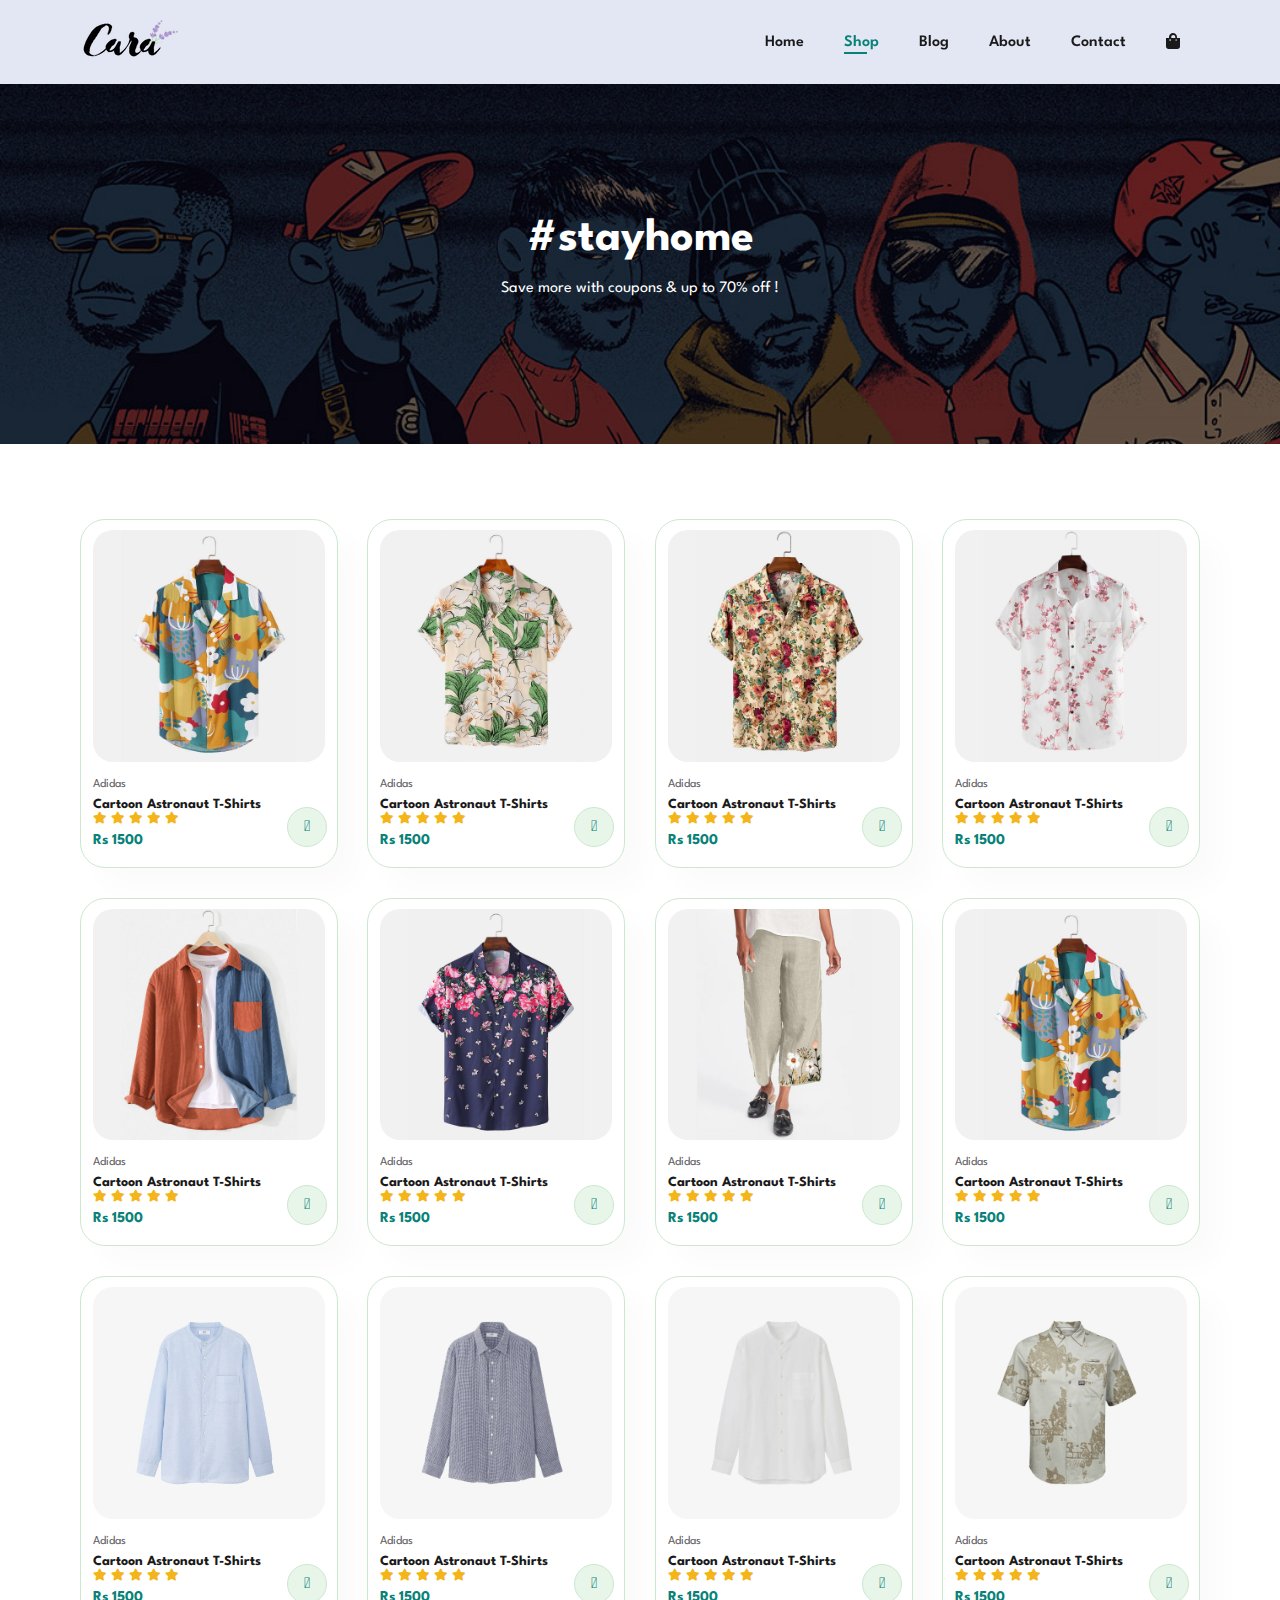
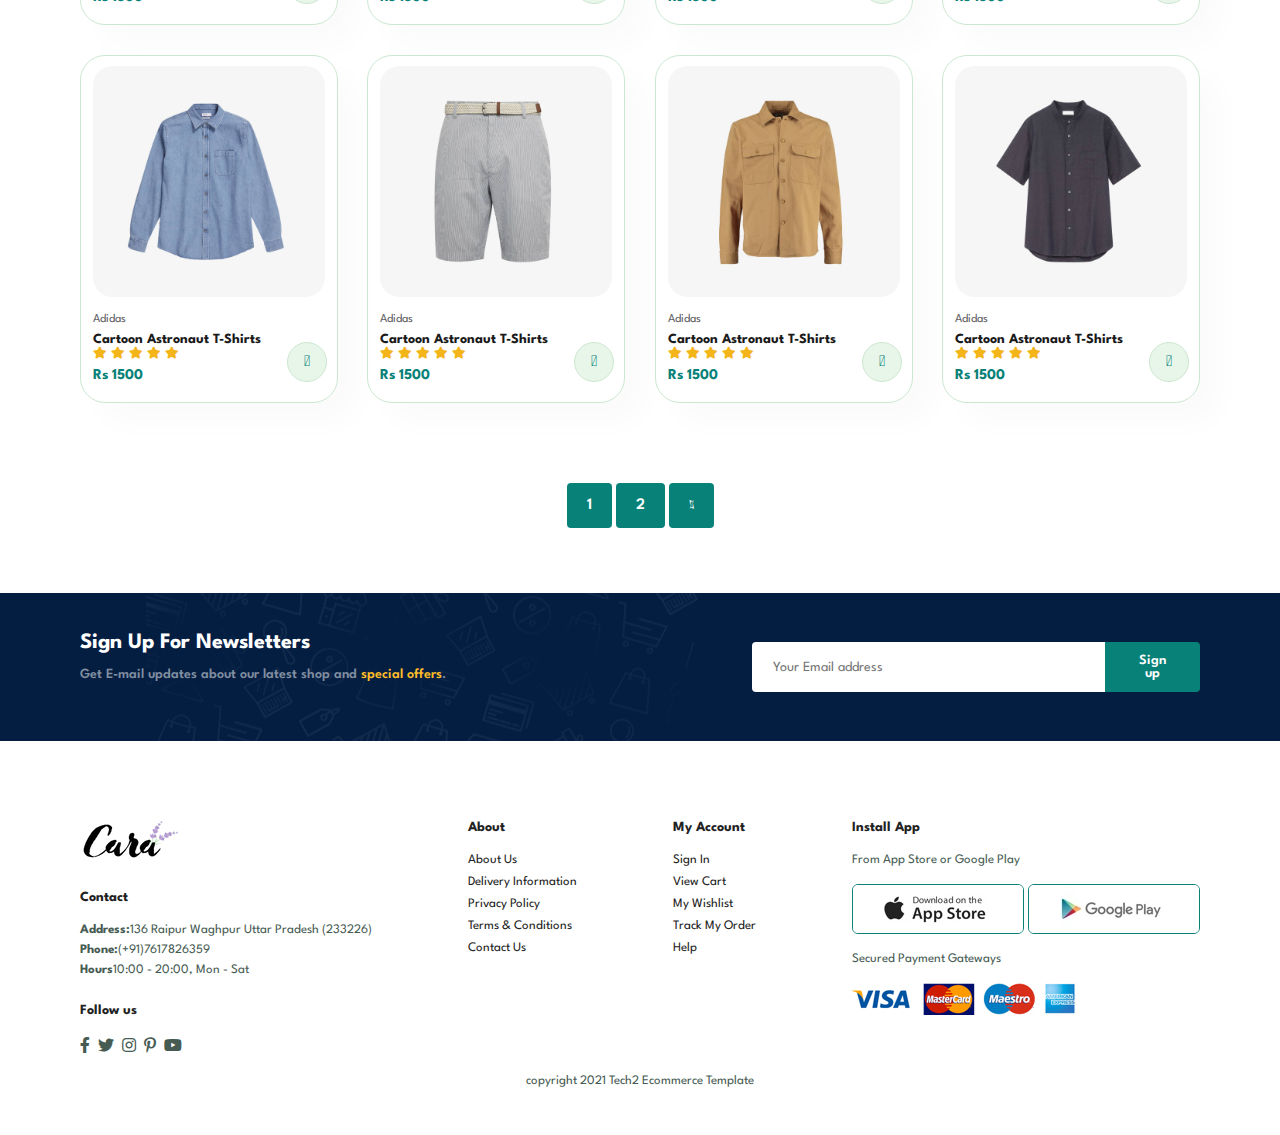
<file: shop.html>
<!DOCTYPE html>
<html lang="en">
<head>
    <meta charset="UTF-8">
    <meta http-equiv="X-UA-Compatible" content="IE=edge">
    <meta name="viewport" content="width=device-width, initial-scale=1.0">
    <title>Ecommerce</title>
    <link rel="stylesheet" href="style.css">
    <link rel="stylesheet" href="https://pro.fontawesome.com/releases/v5.10.0/css/all.css"/>
</head>
<body>
    <section id="header">
        <a href="#"><img src="img/logo.png" class="logo" alt=""></a>
        <div>
            <ul id="navbar">
                <li><a href="index.html">Home</a></li>
                <li><a class="active" href="shop.html">Shop</a></li>
                <li><a href="blog.html">Blog</a></li>
                <li><a href="about.html">About</a></li>
                <li><a href="contact.html">Contact</a></li>
                <li id="lg-bag"><a href="cart.html"><i class="fa fa-shopping-bag"></i></a></li>
                <a href="#" id="close"><i class="far fa-times"></i></a>
            </ul>
        </div>
        <div id="mobile">
            <a href="cart.html"><i class="fa fa-shopping-bag"></i></a>
            <i id="bar" class="fas fa-outdent"></i>
        </div>
    </section>
    <section id="page-header">
        <h2>#stayhome</h2>
        <p>Save more with coupons & up to 70% off !</p>
    </section>
    <section id="product1" class="section-p1">
        <div class="pro-container">
            <div class="pro" onclick="window.location.href='sproduct.html';">
                <img src="img/p1.jpg" alt="">
                <div class="des">
                    <span>Adidas</span>
                    <h5>Cartoon Astronaut T-Shirts</h5>
                    <div class="star">
                        <i class="fas fa-star"></i>
                        <i class="fas fa-star"></i>
                        <i class="fas fa-star"></i>
                        <i class="fas fa-star"></i>
                        <i class="fas fa-star"></i>
                    </div>
                    <h4>Rs 1500</h4>
                </div>
                <a href="cart.html"><i class="fal fa-shopping-cart cart"></i></a>
            </div>
            <div class="pro" onclick="window.location.href='sproduct.html';">
                <img src="img/p2.jpg" alt="">
                <div class="des">
                    <span>Adidas</span>
                    <h5>Cartoon Astronaut T-Shirts</h5>
                    <div class="star">
                        <i class="fas fa-star"></i>
                        <i class="fas fa-star"></i>
                        <i class="fas fa-star"></i>
                        <i class="fas fa-star"></i>
                        <i class="fas fa-star"></i>
                    </div>
                    <h4>Rs 1500</h4>
                </div>
                <a href="cart.html"><i class="fal fa-shopping-cart cart"></i></a>
            </div>
            <div class="pro" onclick="window.location.href='sproduct.html';">
                <img src="img/p3.jpg" alt="">
                <div class="des">
                    <span>Adidas</span>
                    <h5>Cartoon Astronaut T-Shirts</h5>
                    <div class="star">
                        <i class="fas fa-star"></i>
                        <i class="fas fa-star"></i>
                        <i class="fas fa-star"></i>
                        <i class="fas fa-star"></i>
                        <i class="fas fa-star"></i>
                    </div>
                    <h4>Rs 1500</h4>
                </div>
                <a href=""><i class="fal fa-shopping-cart cart"></i></a>
            </div>
            <div class="pro" onclick="window.location.href='sproduct.html';">
                <img src="img/p4.jpg" alt="">
                <div class="des">
                    <span>Adidas</span>
                    <h5>Cartoon Astronaut T-Shirts</h5>
                    <div class="star">
                        <i class="fas fa-star"></i>
                        <i class="fas fa-star"></i>
                        <i class="fas fa-star"></i>
                        <i class="fas fa-star"></i>
                        <i class="fas fa-star"></i>
                    </div>
                    <h4>Rs 1500</h4>
                </div>
                <a href=""><i class="fal fa-shopping-cart cart"></i></a>
            </div>
            <div class="pro">
                <img src="img/p5.jpg" alt="">
                <div class="des">
                    <span>Adidas</span>
                    <h5>Cartoon Astronaut T-Shirts</h5>
                    <div class="star">
                        <i class="fas fa-star"></i>
                        <i class="fas fa-star"></i>
                        <i class="fas fa-star"></i>
                        <i class="fas fa-star"></i>
                        <i class="fas fa-star"></i>
                    </div>
                    <h4>Rs 1500</h4>
                </div>
                <a href=""><i class="fal fa-shopping-cart cart"></i></a>
            </div>
            <div class="pro">
                <img src="img/p6.jpg" alt="">
                <div class="des">
                    <span>Adidas</span>
                    <h5>Cartoon Astronaut T-Shirts</h5>
                    <div class="star">
                        <i class="fas fa-star"></i>
                        <i class="fas fa-star"></i>
                        <i class="fas fa-star"></i>
                        <i class="fas fa-star"></i>
                        <i class="fas fa-star"></i>
                    </div>
                    <h4>Rs 1500</h4>
                </div>
                <a href=""><i class="fal fa-shopping-cart cart"></i></a>
            </div>
            <div class="pro">
                <img src="img/p7.jpg" alt="">
                <div class="des">
                    <span>Adidas</span>
                    <h5>Cartoon Astronaut T-Shirts</h5>
                    <div class="star">
                        <i class="fas fa-star"></i>
                        <i class="fas fa-star"></i>
                        <i class="fas fa-star"></i>
                        <i class="fas fa-star"></i>
                        <i class="fas fa-star"></i>
                    </div>
                    <h4>Rs 1500</h4>
                </div>
                <a href=""><i class="fal fa-shopping-cart cart"></i></a>
            </div>
            <div class="pro">
                <img src="img/p1.jpg" alt="">
                <div class="des">
                    <span>Adidas</span>
                    <h5>Cartoon Astronaut T-Shirts</h5>
                    <div class="star">
                        <i class="fas fa-star"></i>
                        <i class="fas fa-star"></i>
                        <i class="fas fa-star"></i>
                        <i class="fas fa-star"></i>
                        <i class="fas fa-star"></i>
                    </div>
                    <h4>Rs 1500</h4>
                </div>
                <a href=""><i class="fal fa-shopping-cart cart"></i></a>
            </div>
        
            <div class="pro">
                <img src="img/n1.jpg" alt="">
                <div class="des">
                    <span>Adidas</span>
                    <h5>Cartoon Astronaut T-Shirts</h5>
                    <div class="star">
                        <i class="fas fa-star"></i>
                        <i class="fas fa-star"></i>
                        <i class="fas fa-star"></i>
                        <i class="fas fa-star"></i>
                        <i class="fas fa-star"></i>
                    </div>
                    <h4>Rs 1500</h4>
                </div>
                <a href=""><i class="fal fa-shopping-cart cart"></i></a>
            </div>
            <div class="pro">
                <img src="img/n2.jpg" alt="">
                <div class="des">
                    <span>Adidas</span>
                    <h5>Cartoon Astronaut T-Shirts</h5>
                    <div class="star">
                        <i class="fas fa-star"></i>
                        <i class="fas fa-star"></i>
                        <i class="fas fa-star"></i>
                        <i class="fas fa-star"></i>
                        <i class="fas fa-star"></i>
                    </div>
                    <h4>Rs 1500</h4>
                </div>
                <a href=""><i class="fal fa-shopping-cart cart"></i></a>
            </div>
            <div class="pro">
                <img src="img/n3.jpg" alt="">
                <div class="des">
                    <span>Adidas</span>
                    <h5>Cartoon Astronaut T-Shirts</h5>
                    <div class="star">
                        <i class="fas fa-star"></i>
                        <i class="fas fa-star"></i>
                        <i class="fas fa-star"></i>
                        <i class="fas fa-star"></i>
                        <i class="fas fa-star"></i>
                    </div>
                    <h4>Rs 1500</h4>
                </div>
                <a href=""><i class="fal fa-shopping-cart cart"></i></a>
            </div>
            <div class="pro">
                <img src="img/n4.jpg" alt="">
                <div class="des">
                    <span>Adidas</span>
                    <h5>Cartoon Astronaut T-Shirts</h5>
                    <div class="star">
                        <i class="fas fa-star"></i>
                        <i class="fas fa-star"></i>
                        <i class="fas fa-star"></i>
                        <i class="fas fa-star"></i>
                        <i class="fas fa-star"></i>
                    </div>
                    <h4>Rs 1500</h4>
                </div>
                <a href=""><i class="fal fa-shopping-cart cart"></i></a>
            </div>
            <div class="pro">
                <img src="img/n5.jpg" alt="">
                <div class="des">
                    <span>Adidas</span>
                    <h5>Cartoon Astronaut T-Shirts</h5>
                    <div class="star">
                        <i class="fas fa-star"></i>
                        <i class="fas fa-star"></i>
                        <i class="fas fa-star"></i>
                        <i class="fas fa-star"></i>
                        <i class="fas fa-star"></i>
                    </div>
                    <h4>Rs 1500</h4>
                </div>
                <a href=""><i class="fal fa-shopping-cart cart"></i></a>
            </div>
            <div class="pro">
                <img src="img/n6.jpg" alt="">
                <div class="des">
                    <span>Adidas</span>
                    <h5>Cartoon Astronaut T-Shirts</h5>
                    <div class="star">
                        <i class="fas fa-star"></i>
                        <i class="fas fa-star"></i>
                        <i class="fas fa-star"></i>
                        <i class="fas fa-star"></i>
                        <i class="fas fa-star"></i>
                    </div>
                    <h4>Rs 1500</h4>
                </div>
                <a href=""><i class="fal fa-shopping-cart cart"></i></a>
            </div>
            <div class="pro">
                <img src="img/n7.jpg" alt="">
                <div class="des">
                    <span>Adidas</span>
                    <h5>Cartoon Astronaut T-Shirts</h5>
                    <div class="star">
                        <i class="fas fa-star"></i>
                        <i class="fas fa-star"></i>
                        <i class="fas fa-star"></i>
                        <i class="fas fa-star"></i>
                        <i class="fas fa-star"></i>
                    </div>
                    <h4>Rs 1500</h4>
                </div>
                <a href=""><i class="fal fa-shopping-cart cart"></i></a>
            </div>
            <div class="pro">
                <img src="img/n8.jpg" alt="">
                <div class="des">
                    <span>Adidas</span>
                    <h5>Cartoon Astronaut T-Shirts</h5>
                    <div class="star">
                        <i class="fas fa-star"></i>
                        <i class="fas fa-star"></i>
                        <i class="fas fa-star"></i>
                        <i class="fas fa-star"></i>
                        <i class="fas fa-star"></i>
                    </div>
                    <h4>Rs 1500</h4>
                </div>
                <a href=""><i class="fal fa-shopping-cart cart"></i></a>
            </div>
        </div>
    </section>
    <section id="pagination" class="section-p1">
        <a href="#">1</a>
        <a href="#">2</a>
        <a href="#"><i class="fal fa-long-arrow-alt-right"></i></a>
    </section>
    <section id="newsletter" class="section-p1 section-m1">
        <div class="newstext">
            <h4>Sign Up For Newsletters</h4>
            <p>Get E-mail updates about our latest shop and <span>special offers</span>.</p>
        </div>
        <div class="form">
            <input type="text" placeholder="Your Email address">
            <button class="normal">Sign up</button>
        </div>
    </section>
    <footer class="section-p1">
        <div class="col">
            <img class="logo" src="img/logo.png" alt="">
            <h4>Contact</h4>
            <p><strong>Address:</strong>136 Raipur Waghpur Uttar Pradesh (233226)</p>
            <p><strong>Phone:</strong>(+91)7617826359</p>
            <p><strong>Hours</strong>10:00 - 20:00, Mon - Sat</p>
            <div class="follow">
                <h4>Follow us</h4>
                <div class="icon">
                    <i class="fab fa-facebook-f"></i>
                    <i class="fab fa-twitter"></i>
                    <i class="fab fa-instagram"></i>
                    <i class="fab fa-pinterest-p"></i>
                    <i class="fab fa-youtube"></i>
                </div>
            </div>
        </div>
        
        <div class="col">
            <h4>About</h4>
            <a href="#">About Us</a>
            <a href="#">Delivery Information</a>
            <a href="#">Privacy Policy</a>
            <a href="#">Terms & Conditions</a>
            <a href="#">Contact Us</a>
        </div>
        <div class="col">
            <h4>My Account</h4>
            <a href="#">Sign In</a>
            <a href="#">View Cart</a>
            <a href="#">My Wishlist</a>
            <a href="#">Track My Order</a>
            <a href="#">Help</a>
        </div>
        <div class="col install">
            <h4>Install App</h4>
            <p>From App Store or Google Play</p>
            <div class="row">
                <img src="img/app.jpg" alt="">
                <img src="img/play.jpg" alt="">
            </div>
            <p>Secured Payment Gateways</p>
            <img src="img/pay.png" alt="">
        </div>
        <div class="copyright">
            <p>copyright 2021 Tech2 Ecommerce Template</p>
        </div>
    </footer>
    <script src="script.js"></script>
</body>
</html>
</file>
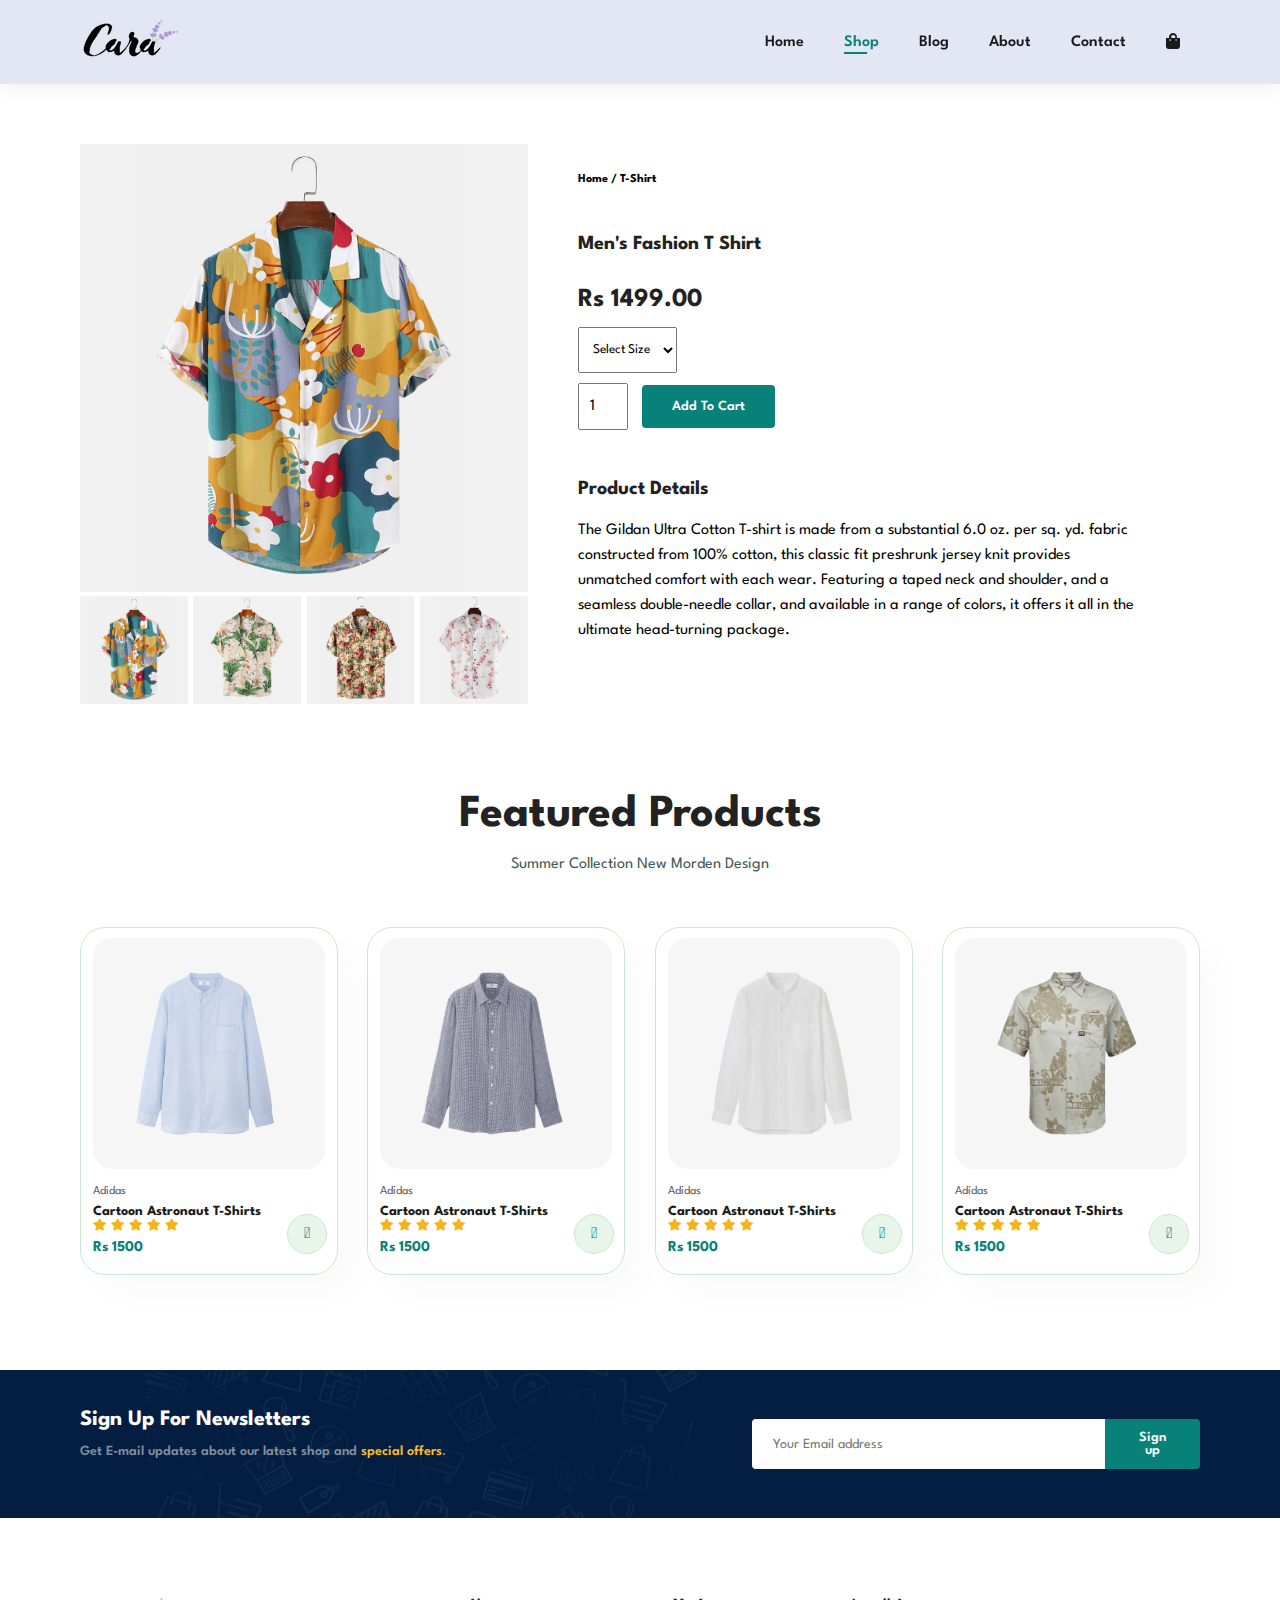
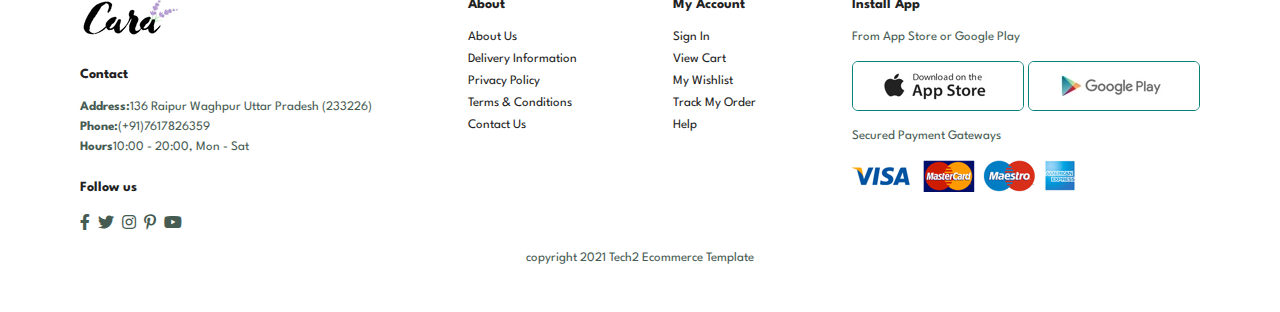
<file: sproduct.html>
<!DOCTYPE html>
<html lang="en">
  <head>
    <meta charset="UTF-8" />
    <meta http-equiv="X-UA-Compatible" content="IE=edge" />
    <meta name="viewport" content="width=device-width, initial-scale=1.0" />
    <title>Ecommerce</title>
    <link rel="stylesheet" href="style.css" />
    <link
      rel="stylesheet"
      href="https://pro.fontawesome.com/releases/v5.10.0/css/all.css"
    />
  </head>
  <body>
    <section id="header">
      <a href="#"><img src="img/logo.png" class="logo" alt="" /></a>
      <div>
        <ul id="navbar">
          <li><a href="index.html">Home</a></li>
          <li><a class="active" href="shop.html">Shop</a></li>
          <li><a href="blog.html">Blog</a></li>
          <li><a href="about.html">About</a></li>
          <li><a href="contact.html">Contact</a></li>
          <li id="lg-bag">
            <a href="cart.html"><i class="fa fa-shopping-bag"></i></a>
          </li>
          <a href="#" id="close"><i class="far fa-times"></i></a>
        </ul>
      </div>
      <div id="mobile">
        <a href="cart.html"><i class="fa fa-shopping-bag"></i></a>
        <i id="bar" class="fas fa-outdent"></i>
      </div>
    </section>
    <section id="prodetails" class="section-p1">
      <div class="single-pro-image">
        <img src="img/p1.jpg" width="100%" id="MainImg" alt="" />

        <div class="small-img-group">
          <div class="small-img-col">
            <img src="img/p1.jpg" width="100%" class="small-img" alt="" />
          </div>
          <div class="small-img-col">
            <img src="img/p2.jpg" width="100%" class="small-img" alt="" />
          </div>
          <div class="small-img-col">
            <img src="img/p3.jpg" width="100%" class="small-img" alt="" />
          </div>
          <div class="small-img-col">
            <img src="img/p4.jpg" width="100%" class="small-img" alt="" />
          </div>
        </div>
      </div>
      <div class="single-pro-details">
        <h6>Home / T-Shirt</h6>
        <h4>Men's Fashion T Shirt</h4>
        <h2>Rs 1499.00</h2>
        <select>
          <option>Select Size</option>
          <option>XL</option>
          <option>XXL</option>
          <option>Small</option>
          <option>Mediam</option>
          <option>Large</option>
        </select>
        <input type="number" value="1" />
        <a href="cart.html"><button class="normal">Add To Cart</button></a>
        <h4>Product Details</h4>
        <span>The Gildan Ultra Cotton T-shirt is made from a substantial 6.0 oz.
          per sq. yd. fabric constructed from 100% cotton, this classic fit
          preshrunk jersey knit provides unmatched comfort with each wear.
          Featuring a taped neck and shoulder, and a seamless double-needle
          collar, and available in a range of colors, it offers it all in the
          ultimate head-turning package.</span>
        
      </div>
    </section>

    <section id="product1" class="section-p1">
      <h2>Featured Products</h2>
      <p>Summer Collection New Morden Design</p>
      <div class="pro-container">
        <div class="pro">
          <img src="img/n1.jpg" alt="" />
          <div class="des">
            <span>Adidas</span>
            <h5>Cartoon Astronaut T-Shirts</h5>
            <div class="star">
              <i class="fas fa-star"></i>
              <i class="fas fa-star"></i>
              <i class="fas fa-star"></i>
              <i class="fas fa-star"></i>
              <i class="fas fa-star"></i>
            </div>
            <h4>Rs 1500</h4>
          </div>
          <a href=""><i class="fal fa-shopping-cart cart"></i></a>
        </div>
        <div class="pro">
          <img src="img/n2.jpg" alt="" />
          <div class="des">
            <span>Adidas</span>
            <h5>Cartoon Astronaut T-Shirts</h5>
            <div class="star">
              <i class="fas fa-star"></i>
              <i class="fas fa-star"></i>
              <i class="fas fa-star"></i>
              <i class="fas fa-star"></i>
              <i class="fas fa-star"></i>
            </div>
            <h4>Rs 1500</h4>
          </div>
          <a href=""><i class="fal fa-shopping-cart cart"></i></a>
        </div>
        <div class="pro">
          <img src="img/n3.jpg" alt="" />
          <div class="des">
            <span>Adidas</span>
            <h5>Cartoon Astronaut T-Shirts</h5>
            <div class="star">
              <i class="fas fa-star"></i>
              <i class="fas fa-star"></i>
              <i class="fas fa-star"></i>
              <i class="fas fa-star"></i>
              <i class="fas fa-star"></i>
            </div>
            <h4>Rs 1500</h4>
          </div>
          <a href=""><i class="fal fa-shopping-cart cart"></i></a>
        </div>
        <div class="pro">
          <img src="img/n4.jpg" alt="" />
          <div class="des">
            <span>Adidas</span>
            <h5>Cartoon Astronaut T-Shirts</h5>
            <div class="star">
              <i class="fas fa-star"></i>
              <i class="fas fa-star"></i>
              <i class="fas fa-star"></i>
              <i class="fas fa-star"></i>
              <i class="fas fa-star"></i>
            </div>
            <h4>Rs 1500</h4>
          </div>
          <a href=""><i class="fal fa-shopping-cart cart"></i></a>
        </div>
      </div>
    </section>

    <section id="newsletter" class="section-p1 section-m1">
      <div class="newstext">
        <h4>Sign Up For Newsletters</h4>
        <p>
          Get E-mail updates about our latest shop and
          <span>special offers</span>.
        </p>
      </div>
      <div class="form">
        <input type="text" placeholder="Your Email address" />
        <button class="normal">Sign up</button>
      </div>
    </section>
    <footer class="section-p1">
      <div class="col">
        <img class="logo" src="img/logo.png" alt="" />
        <h4>Contact</h4>
        <p>
          <strong>Address:</strong>136 Raipur Waghpur Uttar Pradesh (233226)
        </p>
        <p><strong>Phone:</strong>(+91)7617826359</p>
        <p><strong>Hours</strong>10:00 - 20:00, Mon - Sat</p>
        <div class="follow">
          <h4>Follow us</h4>
          <div class="icon">
            <i class="fab fa-facebook-f"></i>
            <i class="fab fa-twitter"></i>
            <i class="fab fa-instagram"></i>
            <i class="fab fa-pinterest-p"></i>
            <i class="fab fa-youtube"></i>
          </div>
        </div>
      </div>

      <div class="col">
        <h4>About</h4>
        <a href="#">About Us</a>
        <a href="#">Delivery Information</a>
        <a href="#">Privacy Policy</a>
        <a href="#">Terms & Conditions</a>
        <a href="#">Contact Us</a>
      </div>
      <div class="col">
        <h4>My Account</h4>
        <a href="#">Sign In</a>
        <a href="#">View Cart</a>
        <a href="#">My Wishlist</a>
        <a href="#">Track My Order</a>
        <a href="#">Help</a>
      </div>
      <div class="col install">
        <h4>Install App</h4>
        <p>From App Store or Google Play</p>
        <div class="row">
          <img src="img/app.jpg" alt="" />
          <img src="img/play.jpg" alt="" />
        </div>
        <p>Secured Payment Gateways</p>
        <img src="img/pay.png" alt="" />
      </div>
      <div class="copyright">
        <p>copyright 2021 Tech2 Ecommerce Template</p>
      </div>
    </footer>
    <script>
      var MainImg = document.getElementById("MainImg");
      var smallimg = document.getElementsByClassName("small-img");

      smallimg[0].onclick = function(){
        MainImg.src = smallimg[0].src;
      }
      smallimg[1].onclick = function(){
        MainImg.src = smallimg[1].src;
      }
      smallimg[2].onclick = function(){
        MainImg.src = smallimg[2].src;
      }
      smallimg[3].onclick = function(){
        MainImg.src = smallimg[3].src;
      }
    </script>
    <script src="script.js"></script>
  </body>
</html>
</file>
<file: style.css>
@import url('https://fonts.googleapis.com/css2?family=Spartan:wght@100;200;300;400;500;600;700;800;900&display=swap');
*{
    margin: 0;
    padding: 0;
    box-sizing: border-box;
    font-family: 'Spartan',sans-serif;
}
h1{
    font-size: 50px;
    line-height: 64px;
    color: #222;
}
h2{
    font-size: 46px;
    line-height: 54px;
    color: #222;
}
h4{
    font-size: 20px;
    color: #222;
}
h6{
    font-size: 12px;
    font-weight: 700;
}
p{
    font-size: 16px;
    color: #465b52;
    margin: 15px 0 20px 0;
}
.section-p1{
    padding: 40px 80px;
}
.section-m1{
    margin: 40px 0;
}
button.normal{
    font-size: 14px;
    font-weight: 600;
    padding: 7px 30px;
    color: #000;
    background-color: #fff;
    border-radius: 4px;
    cursor: pointer;
    border: none;
    outline: none;
    transition: 0.02s;
}
button.white{
    font-size: 13px;
    font-weight: 600;
    padding: 11px 18px;
    color: #fff;
    background-color: transparent;
    cursor: pointer;
    border: 1px solid #fff;
    outline: none;
    transition: 0.02s;
}
body{
    width: 100%;
}
/*header start*/
#header{
    display: flex;
    align-items: center;
    justify-content: space-between;
    padding: 20px 80px;
    background: #E3E6F3;
    box-shadow: 0 5px 15px rgba(0, 0,0,0.06);
    z-index: 999;
    position: sticky;
    top: 0;
    left: 0; 
}
#navbar{
    display: flex;
    align-items: center;
    justify-content: center;
}
#navbar li{
    list-style: none;
    padding: 0 20px;
    position: relative;

}
#navbar li a{
    text-decoration: none;
    font-size: 16px;
    font-weight: 600;
    color: #1a1a1a;
    transition: 0.3s ease;
}
#navbar li a:hover,
#navbar li a.active{
    color: #088178;
}#navbar li a.active::after,
#navbar li a:hover::after{
    content: "";
    width: 30%;
    height: 2px;
    background: #088178;
    position: absolute;
    bottom: -4px;
    left: 20px;
}
#mobile{
    display: none;
    align-items: center;
}
#close{
    display: none;
}
/* home page*/
#hero{
    background: url("img/2.jpg");
    height: 90vh;
    width: 100%;
    background-size: cover;
    background-position: top 25% right 0;
    padding: 0 80px;
    display: flex;
    flex-direction: column;
    align-items: flex-start;
    justify-content: center;
}
#hero h4{
    padding-bottom: 15px;
}
#hero p{
    color: #d9d9d9;
}
#hero h1{
    color: brown;
}
#hero button{
    background-image: url("img/button.png");
    background-color: transparent;
    color: burlywood;
    border: 0;
    padding: 14px 88px 14px 65px;
    cursor: pointer;
    font-weight: 700;
    font-size: 15px;

}
#feature{
    display: flex;
    align-items: center;
    justify-content: space-between;
    flex-wrap: wrap;
}
#feature .fe-box{
    width: 180px;
    text-align: center;
    padding: 25px 15px;
    box-shadow: 20px 20px 34px rgba(0, 0,0,0.03);
    border: 1px solid #cce7d0;
    border-radius: 4px;
    margin: 15px 0;
}
#feature .fe-box:hover{
    box-shadow: 10px 10px 54px rgba(70,62,221,0.01);
}
#feature .fe-box img{
    width: 100%;
    margin-bottom: 10px;
}
#feature .fe-box h6{
    display: inline-block;
    padding: 9px 8px 6px 8px;
    line-height: 1;
    border-radius: 4px;
    color: #088178;
    background-color: #fddde4;
}
#feature .fe-box:nth-child(2) h6{
    background-color: #cdebbc;
}
#feature .fe-box:nth-child(3) h6{
    background-color: #d1e8f2;
}
#feature .fe-box:nth-child(4) h6{
    background-color: #cdd4f8;
}
#feature .fe-box:nth-child(5) h6{
    background-color: #f6dbf6;
}
#feature .fe-box:nth-child(6) h6{
    background-color: #fff2e5;
}
#product1{
    text-align: center;
}
#product1 .pro-container{
    display: flex;
    justify-content: space-between;
    padding-top: 20px;
    flex-wrap: wrap;
}
#product1 .pro{
    width: 23%;
    min-width: 250px;
    padding: 10px 12px;
    border: 1px solid #cce7d0;
    border-radius: 25px;
    cursor: pointer;
    box-shadow: 20px 20px 30px rgba(0, 0,0,0.02);
    margin: 15px 0;
    transition: 0.02s ease;
    position: relative;
}
#product1 .pro:hover{
    box-shadow: 20px 20px 30px rgba(0, 0,0,0.06);
}
#product1 .pro img{
    width: 100%;
    border-radius: 20px;
}
#product1 .pro .des{
    text-align: start;
    padding: 10px 0;
}
#product1 .pro .des span{
    color: #606063;
    font-size: 12px;
}
#product1 .pro .des h5{
    padding-top: 7px;
    color: #1a1a1a;
    font-size: 14px;

}
#product1 .pro .des i{
    font-size: 12px;
    color:rgba(243, 181, 25);
}
#product1 .pro .des h4{
    padding-top: 7px;
    font-size: 15px;
    font-weight: 700;
    color: #088178;
}
#product1 .pro .cart{
    width: 40px;
    height: 40px;
    line-height: 40px;
    border-radius: 50px;
    background-color: #e8f6ea;
    font-weight: 500;
    color: #088178;
    border: 1px solid #cce7d0;
    position: absolute;
    bottom: 20px;
    right: 10px;
}
#banner{
    display: flex;
    flex-direction: column;
    justify-content: center;
    align-items: center;
    text-align: center;
    background-image: url("img/b2.jpg");
    width: 100%;
    height: 40vh;
    background-size: cover;
    background-position: center;
}
#banner h4{
    color: #fff;
    font-size: 16px;
}
#banner h2{
    color: #fff;
    font-size: 30px;
    padding: 10px 0;
}
#banner h2 span{
    color: #ef3636;
}
#banner button:hover{
    background-color: #088178;
    color: #fff;
}
#sm-banner{
    display: flex;
    justify-content: space-between;
    flex-wrap: wrap;
}
#sm-banner .banner-box{
    display: flex;
    flex-direction: column;
    justify-content: center;
    align-items: flex-start;
    background-image: url("img/b17.jpg");
    min-width: 670px;
    height: 50vh;
    background-size: cover;
    background-position: center;
    padding: 30px;
}
#sm-banner .banner-box2{
    background-image: url("img/b10.jpg");
}
#sm-banner h4{
    color: #fff;
    font-size: 20px;
    font-weight: 300;
}
#sm-banner h2{
    color: #fff;
    font-size: 28px;
    font-weight: 800;
}
#sm-banner span{
    color: #fff;
    font-size: 14px;
    font-weight: 500;
    padding-bottom: 15px;
}
#sm-banner .banner-box:hover button{
    background-color: #088178;
    border: 1px solid #088178;
}
#banner3{
    display: flex;
    justify-content: space-between;
    flex-wrap: wrap;
    padding: 0 80px;
}
#banner3 .banner-box{
    display: flex;
    flex-direction: column;
    justify-content: center;
    align-items: flex-start;
    background-image: url("img/b4.jpg");
    min-width: 32%;
    height: 30vh;
    background-size: cover;
    background-position: center;
    padding: 20px;
    margin-bottom: 20px;
}
#banner3 .banner-box2{
    background-image: url("img/b7.jpg");
}
#banner3 .banner-box3{
    background-image: url("img/b18.jpg");
}
#banner3 h2{
    color: #fff;
    font-weight: 900;
    font-size: 22px;
}
#banner3 h3{
    color: #ec544e;
    font-weight: 800;
    font-size: 15px;
}
#newsletter{
    display: flex;
    justify-content: space-between;
    flex-wrap: wrap;
    align-items: center;
    background-image: url("img/b14.png");
    background-repeat: no-repeat;
    background-position: 20% 30%;
    background-color: #041e42;
}
#newsletter h4{
    font-size: 22px;
    font-weight: 700;
    color: #fff;
}
#newsletter p{
    font-size: 14px;
    font-weight: 600;
    color: #818ea0;
}
#newsletter p span{
    color: #ffbd27;
}
#newsletter .form{
    display: flex;
    width: 40%;
}
#newsletter input{
    height: 3.125rem;
    padding: 0 1.25rem;
    font-size: 14px;
    width: 100%;
    border: 1px solid transparent;
    border-radius: 4px;
    outline: none;
    border-top-right-radius: 0;
    border-bottom-right-radius: 0;
}
#newsletter button{
    background-color: #088178;
    color: #fff;
    white-space: norap;
    border-top-left-radius: 0;
    border-bottom-left-radius: 0;
}
footer{
    display: flex;
    flex-wrap: wrap;
    justify-content: space-between;
}
footer .col{
    display: flex;
    flex-direction: column;
    align-items: flex-start;
    margin-bottom: 20px;
}
footer .logo{
    margin-bottom: 30px;
}
footer h4{
    font-size: 14px;
    padding-bottom: 20px;
}
footer p{
    font-size: 13px;
    margin: 0 0 8px 0;
}
footer a{
    font-size: 13px;
    text-decoration: none;
    color: #222;
    margin-bottom: 10px;
}
footer .follow{
    margin-top: 20px;
}
footer .follow i{
    color: #465b52;
    padding-right: 4px;
    cursor: pointer;
}
footer .install .row img{
    border: 1px solid #088178;
    border-radius: 6px;
}
footer .install img{
    margin: 10px 0 15px 0;
}
footer .follow i:hover,
footer a:hover{
    color: #088178;
}
footer .copyright{
    width: 100%;
    text-align: center;
}

/*shop page*/

#page-header{
    background-image: url(img/b1.jpg);
    width: 100%;
    height: 40vh;
    background-size: cover;
    display: flex;
    justify-content: center;
    text-align: center;
    flex-direction: column;
}
#page-header h2,
#page-header p{
    color: #fff;
}
#pagination{
    text-align: center;
}
#pagination a{
    text-decoration: none;
    background-color: #088178;
    padding: 15px 20px;
    border-radius: 4px;
    color: #fff;
    font-weight: 600;
}
#pagination a i{
    font-size: 14px;
    font-weight: 600;
}

/* Single Product */
#prodetails{
    display: flex;
    margin-top: 20px;
}

#prodetails .single-pro-image{
    width: 40%;
    margin-right: 50px;
}
.small-img-group {
    display: flex;
    justify-content: space-between;
}
.small-img-col{
    flex-basis: 24%;
    cursor: pointer;
}
#prodetails .single-pro-details{
    width: 50%;
    padding-top: 30px;
}
#prodetails .single-pro-details h4{
    padding: 50px 0 20px 0;
}
#prodetails .single-pro-details h2{
    font-size: 26px;
}
#prodetails .single-pro-details select{
    display: block;
    padding: 15px 10px;
    margin-bottom: 10px;
}
#prodetails .single-pro-details input{
    width: 50px;
    height: 47px;
    padding-left: 10px;
    font-size: 16px;
    margin-right: 10px;
}
#prodetails .single-pro-details input:focus{
    outline: none;
}
#prodetails .single-pro-details button{
    background-color: #088178;
    color: #fff;
    padding: 15px 30px;
}
#prodetails .single-pro-details span{
    line-height: 25px;
}

/* blog page */

#page-header.blog-header{
   background-image: url("img/b19.jpg");
}
#blog{
    padding: 150px 150px 0 150px;
}
#blog .blog-box{
    display: flex;
    align-items: center;
    width: 100%;
    position: relative;
    padding-bottom: 90px;
}
#blog .blog-img{
    width: 50%;
    margin-right: 40px;
}
#blog img{
    width: 100%;
    height: 300px;
    object-fit: cover;
}
#blog .blog-details{
    width: 50%;
}
#blog .blog-details a{
    text-decoration: none;
    font-size: 11px;
    color: #000;
    font-weight: 700;
    position: relative;
    transition: 0.3s;
}
#blog .blog-details a::after{
    content: "";
    width: 50px;
    height: 1px;
    background: #000;
    position: absolute;
    top: 4px;
    right: -60px;
}
#blog .blog-details a:hover{
    color: #088178;
}
#blog .blog-details a:hover:after{
    color: #088178;
}
#blog .blog-box h1{
    position: absolute;
    top: -40px;
    left: 0;
    font-size: 70px;
    font-weight: 700;
    color: #c9cbce;
    z-index: -9;
}
/* about page*/

#page-header.about-header{
    background-image: url("img/banner.png");
}
#about-head {
    display: flex;
    align-items: center;
}
#about-head img{
    width: 430px;
    height: auto;
}
#about-head div{
    padding-left: 40px;
}
#about-app{
    text-align: center;
}
#about-app .video{
    width: 70%;
    height: 100%;
    margin: 30px auto 0 auto;

}
#about-app .video video{
    height: 100%;
    width: 100%;
    border-radius: 20px;
}
/*contact page*/

#contact-details{
    display: flex;
    align-items: center;
    justify-content: space-between;
}
#contact-details .details{
    width: 40%;
}
#contact-details .details span,
#form-details form{
    font-size: 12px;
}
#contact-details .details h2,
#form-details form h2{
    font-size: 26px;
    line-height: 35px;
    padding: 20px 0;
}
#contact-details .details h3{
    font-size: 16px;
    padding-bottom: 15px;
}
#contact-details .details li{
    list-style: none;
    display: flex;
    padding: 10px 0;
}
#contact-details .details li i{
    font-size: 14px;
    padding-right: 22px;
    padding-top: 16px;
}
#contact-details .details li i p{
    margin: 0;
    font-size: 14px;
}
#contact-details .map{
    width: 55%;
    height: 400px;
}
#contact-details .map iframe{
    width: 100%;
    height: 100%;
}
#form-details{
    display: flex;
    justify-content: space-between;
    margin: 30px;
    padding: 80px;
    border: 1px solid #e1e1e1;
}
#form-details form{
    width: 65%;
    display: flex;
    flex-direction: column;
    align-items: flex-start;
}
#form-details form input,
#form-details form textarea{
    width: 100%;
    padding: 12px 15px;
    margin-bottom: 20px;
    border: 1px solid #e1e1e1;
}
#form-details form button{
    background-color: #088178;
    color: #fff;
}
#form-details .people div{
    padding-bottom: 25px;
    display: flex;
    align-items: flex-start;
}
#form-details .people div img{
    width: 65px;
    height: 65px;
    object-fit: cover;
    margin-right: 15px;
}
#form-details .people div p{
    margin: 0;
    font-size: 13px;
    line-height: 25px;
}
#form-details .people div p span{
    display: block;
    font-size: 16px;
    font-weight: 600;
    color: #000;
}
/* cart page*/

#cart{
    overflow-x: auto;
}
#cart table{
    width: 100%;
    border-collapse: collapse;
    table-layout: fixed;
    white-space: nowrap;
}
#cart table img{
    width: 60%;
}
#cart table td:nth-child(1){
    width: 100px;
    text-align: center;
}
#cart table td:nth-child(2){
    width: 150px;
    text-align: center;
}
#cart table td:nth-child(3){
    width: 250px;
    text-align: center;
}
#cart table td:nth-child(4),
#cart table td:nth-child(5),
#cart table td:nth-child(6){
    width: 150px;
    text-align: center;
}
#cart table td:nth-child(5) input{
    width: 70px;
    padding: 10px 5px 10px 15px;
}
#cart table thead{
    border: 1px solid #e2e9e2;
    border-left: none;
    border-right: none;
}
#cart table thead td {
    font-weight: 700;
    text-transform: uppercase;
    font-size: 13px;
    padding: 18px 0;
}
#cart table tbody tr td{
    padding-top: 15px;
}
#cart table tbody td{
    font-size: 13px;
}
#cart-add{
    display: flex;
    flex-wrap: wrap;
    justify-content: space-between;
}
#coupon{
    width: 50%;
    margin-bottom: 30px;
}
#coupon h3,
#subtotal h3{
    padding-bottom: 15px;
}
#coupon input{
    padding: 10px 20px;
    outline: none;
    width: 60%;
    margin-right: 10px;
    border: 1px solid #e2e9e1;
}
#coupon button,
#subtotal button{
    background-color: #088178;
    color: #fff;
    padding: 12px 20px;
}
#subtotal{
    width: 50%;
    margin-bottom: 30px;
    border: 1px solid #e2e9e1;
    padding: 30px;
}
#subtotal table{
    border-collapse: collapse;
    width: 100%;
    margin-bottom: 20px;
}
#subtotal table td{
    width: 50%;
    border: 1px solid #e2e9e1;
    padding: 10px;
    font-size: 13px;
}

/* start media query*/

@media (max-width: 799px) {
    .section-p1{
        padding: 40px 40px;
    }
    #navbar {
        display: flex;
        flex-direction: column;
        align-items: flex-start;
        justify-content: flex-start;
        position: fixed;
        top: 0;
        right: -300px;
        height: 100vh;
        width: 300px;
        background-color: #E3E6F3;
        box-shadow: 0 40px 60px rgba(0, 0,0,0.1);
        padding: 80px 0 0 10px;
        transition: 0.3s;
    }
    #navbar.active{
        right: 0;
    }
    #navbar li{
        margin-bottom: 25px;
    }
    #mobile{
        display: flex;
        align-items: center;
    }
    #mobile i{
        color: #1a1a1a;
        font-size: 24px;
        padding-left: 20px;
    }
    #close{
        display: initial;
        position: absolute;
        top: 30px;
        left: 30px;
        color: #222;
        font-size: 24px;
    }
    #lg-bag{
        display: none;
    }
    #hero {
        height: 70vh;
        padding: 0 80px;
        background-position: top 30% right 30%;
    }
    #feature{
        justify-content: center;
    }
    #feature .fe-box{
        margin: 15px 15px;
    }
    #product1 .pro-container {
        justify-content: center;
    }
    #product1 .pro{
        margin: 15px;
    }
    #banner{
        height: 20vh;
    }
    #sm-banner .banner-box {
        min-width: 100%;
        height: 30vh;
    }
    #banner3{
        padding: 0 40px;
    }
    #banner3 .banner-box {
        width: 28%;
    }
    #newsletter .form{
        width: 70%;
    }
    /* contact page*/
    #form-details {
        padding: 40px;
    }
    #form-details form {
	width: 50%;
}
}
@media (max-width: 477px) {
    .section-p1{
        padding: 20px;
    }
    #header{
        padding: 30px 10px;
    }
    h1{
        font-size: 38px;
    }
    h2{
        font-size: 32px;
    }
    #hero {
        padding: 0 20px;
        background-position: 55%;
    }
    #feature{
        justify-content: space-between;
    }
    #feature .fe-box{
        width: 155px;
        margin: 0 0 15px 0;
    }
    #producr1 .pro{
        width: 100%;
    }
    #banner {
        height: 40vh;
    }
    #sm-banner .banner-box{
        height: 40vh;
    }
    #sm-banner .banner-box2{
        margin-top: 20px;
    }
    #banner3{
        padding: 0 20px;
    }
    #banner3 .banner-box{
        width: 100%;
    
    }
    #newsletter{
        padding: 40px 20px;
    }
    #newsletter .form{
        width: 100%;
    }
    footer .copyright{
        text-align: start;
    }
    /*single Product*/
    #prodetails {
        display: flex;
        flex-direction: column;
    }
    #prodetails .single-pro-image {
        width: 100%;
        margin-right: 0px;
    }
    #prodetails .single-pro-details{
        width: 100%;
    }
    /* blog page */

    #blog .blog-box {
        display: flex;
        flex-direction: column;
        align-items: flex-start;
    }
    #blog {
        padding: 100px 20px 0 20px;
    }
    #blog .blog-img {
        width: 100%;
        margin-right: 0px;
        margin-bottom: 30px;
    }
    #blog .blog-details {
        width: 100%;
    }
    /*about*/
    #about-head{
        flex-direction: column;
    }
    #about-head img {
        width: 100%;
    }
    #about-head div {
        padding-left: 0px;
    }
    #about-app .video {
        width: 100%;
    }
    /*contact page*/
    #contact-details {
    flex-direction: column;
    }
    #contact-details .details {
        width: 100%;
        margin-bottom: 30px;
    }
    #contact-details .map {
        width: 100%;
    }
    #form-details {
        margin: 10px;
        padding: 30px 10px;
        flex-wrap: wrap;
    }
    #form-details form {
        width: 100%;
        margin-bottom: 30px;
    }
    /* cart page*/
    #cart-add{
        flex-direction: column;
    }
    #coupon{
        width: 100%;
    }
    #subtotal{
        width: 100%;
        padding: 20px;
    }
}
</file>
